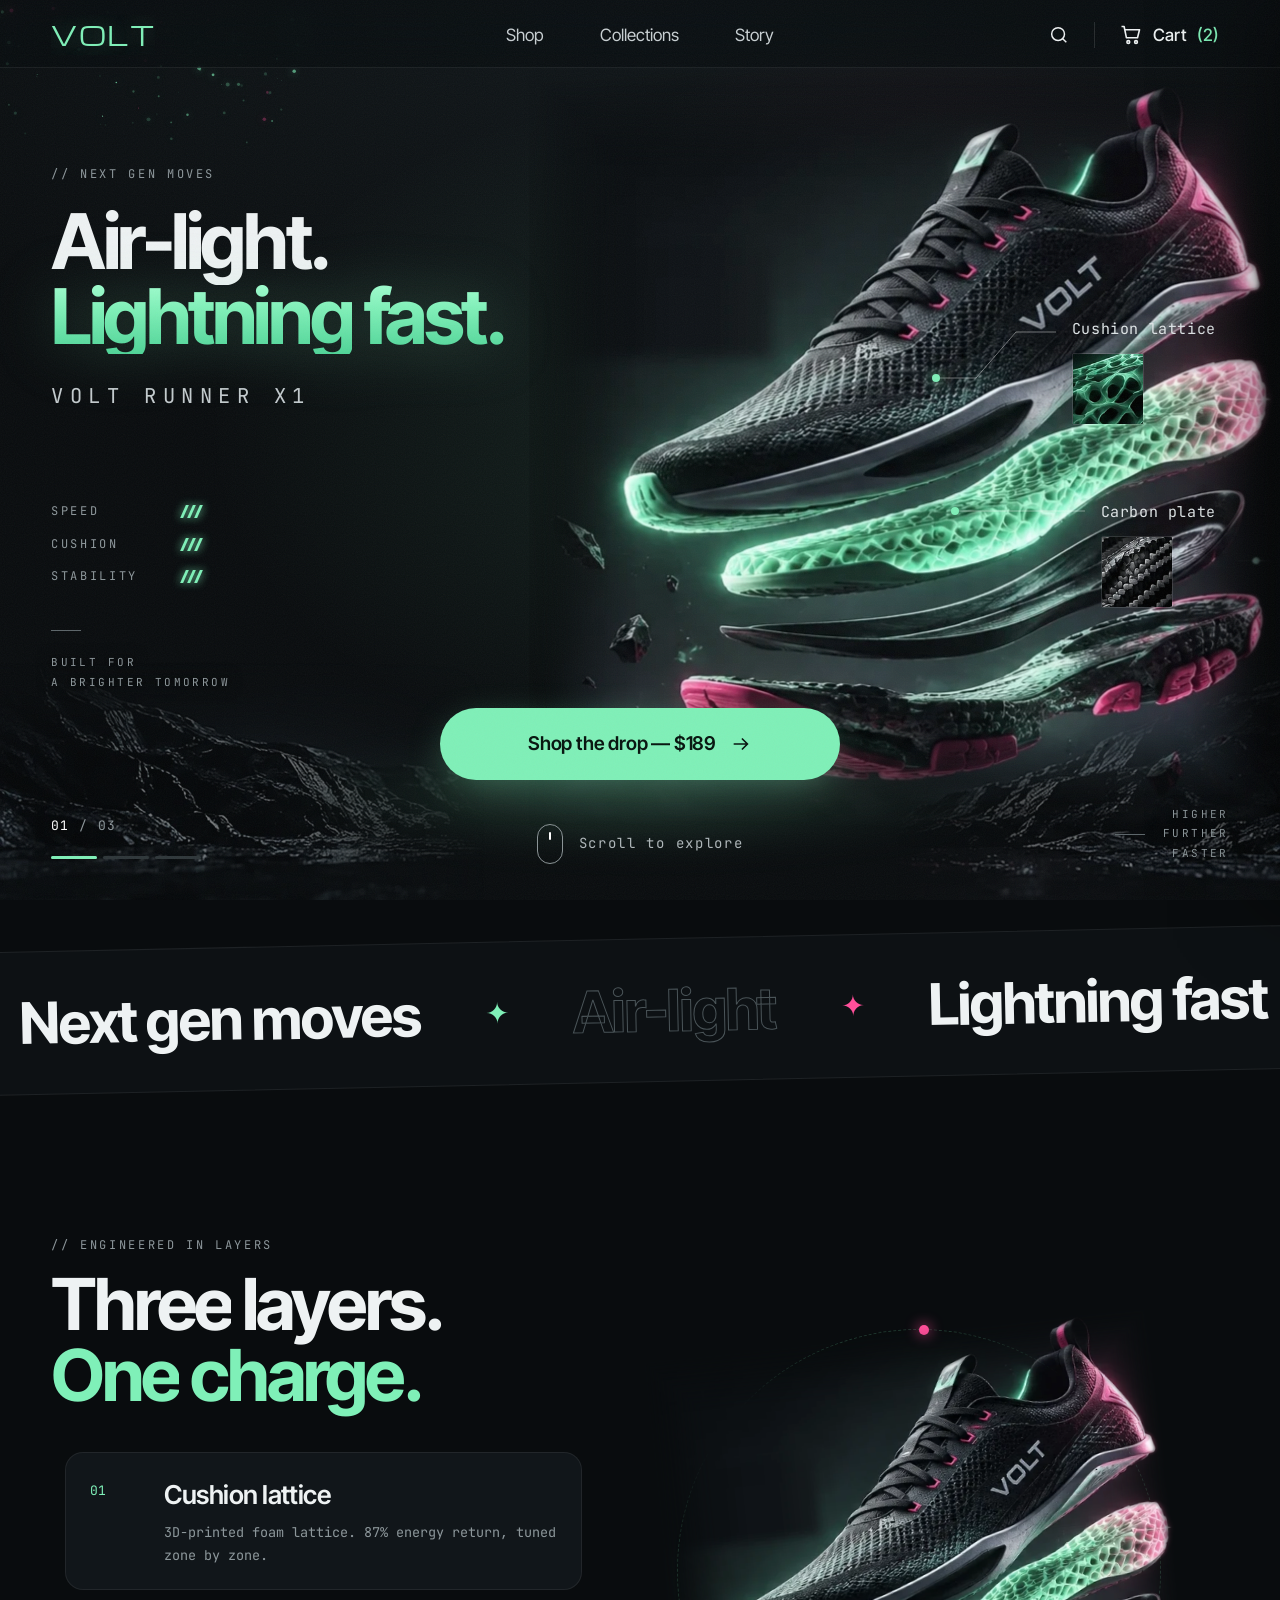
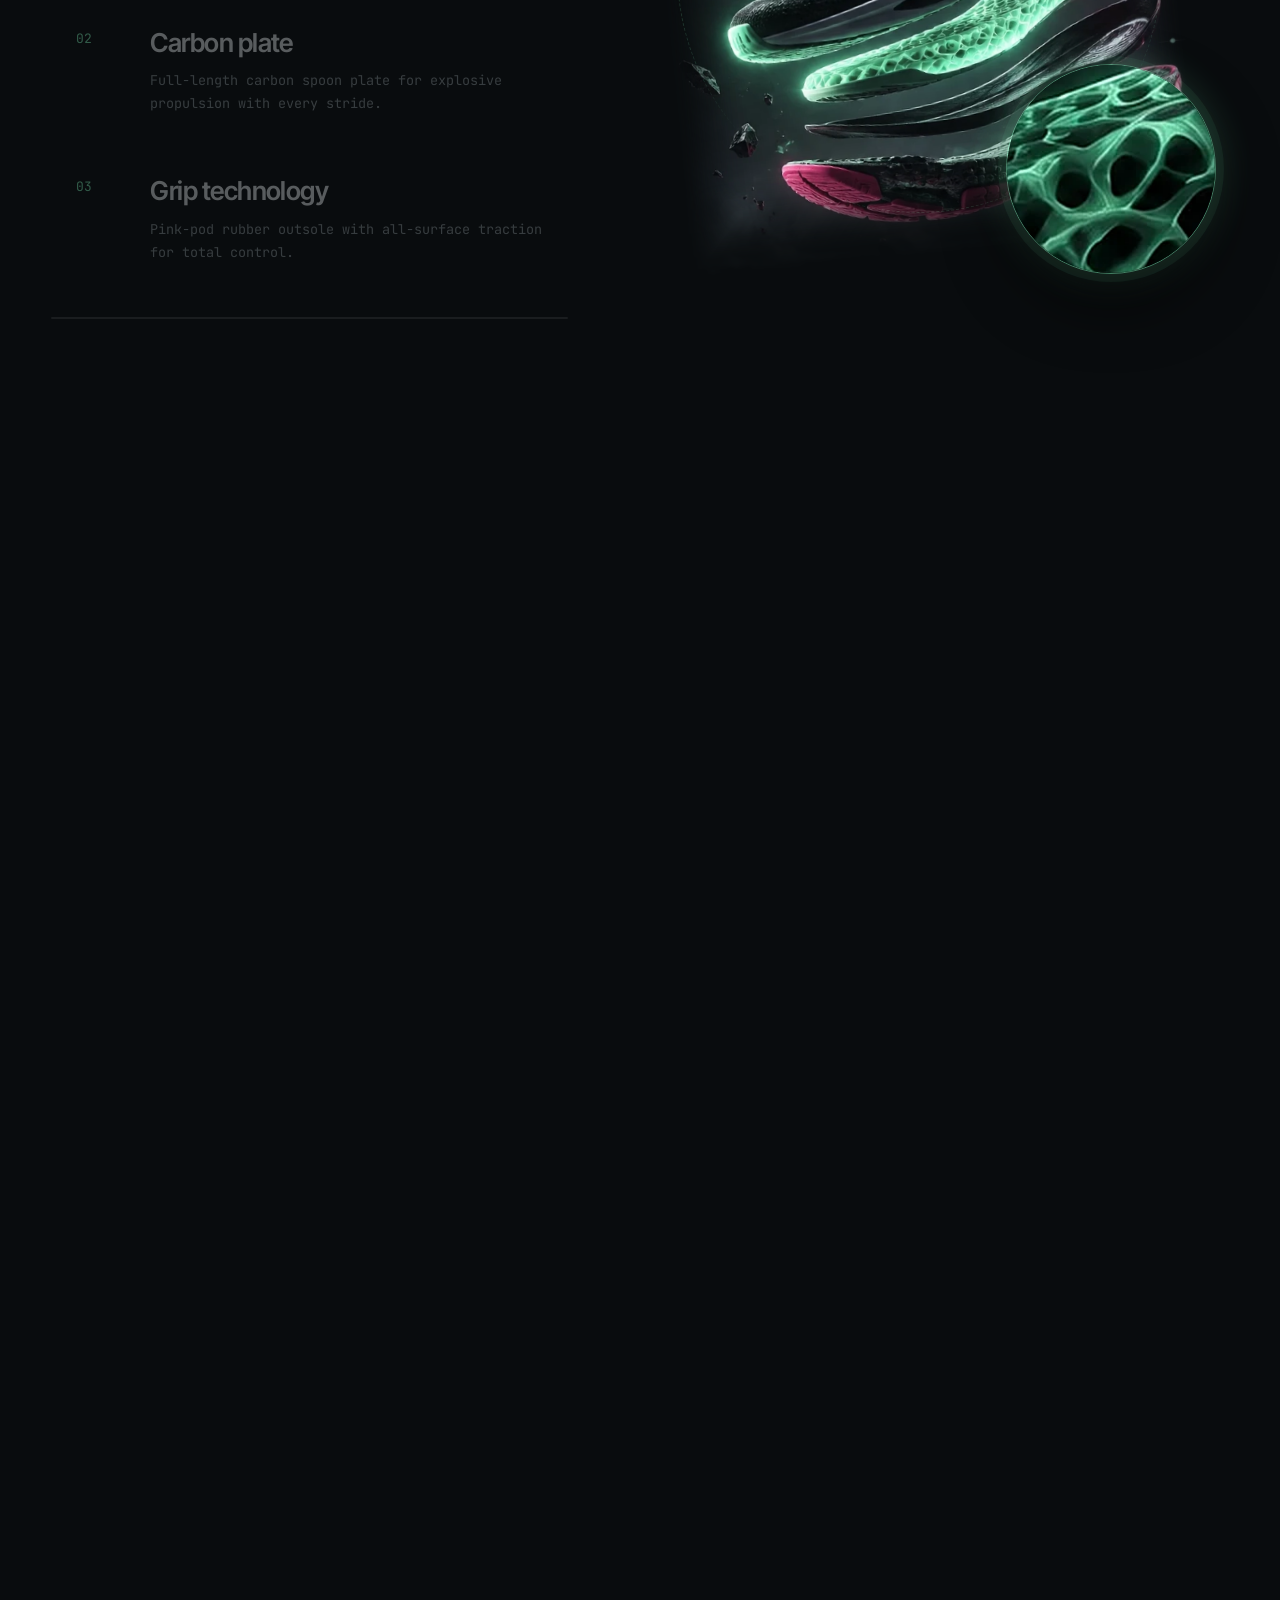
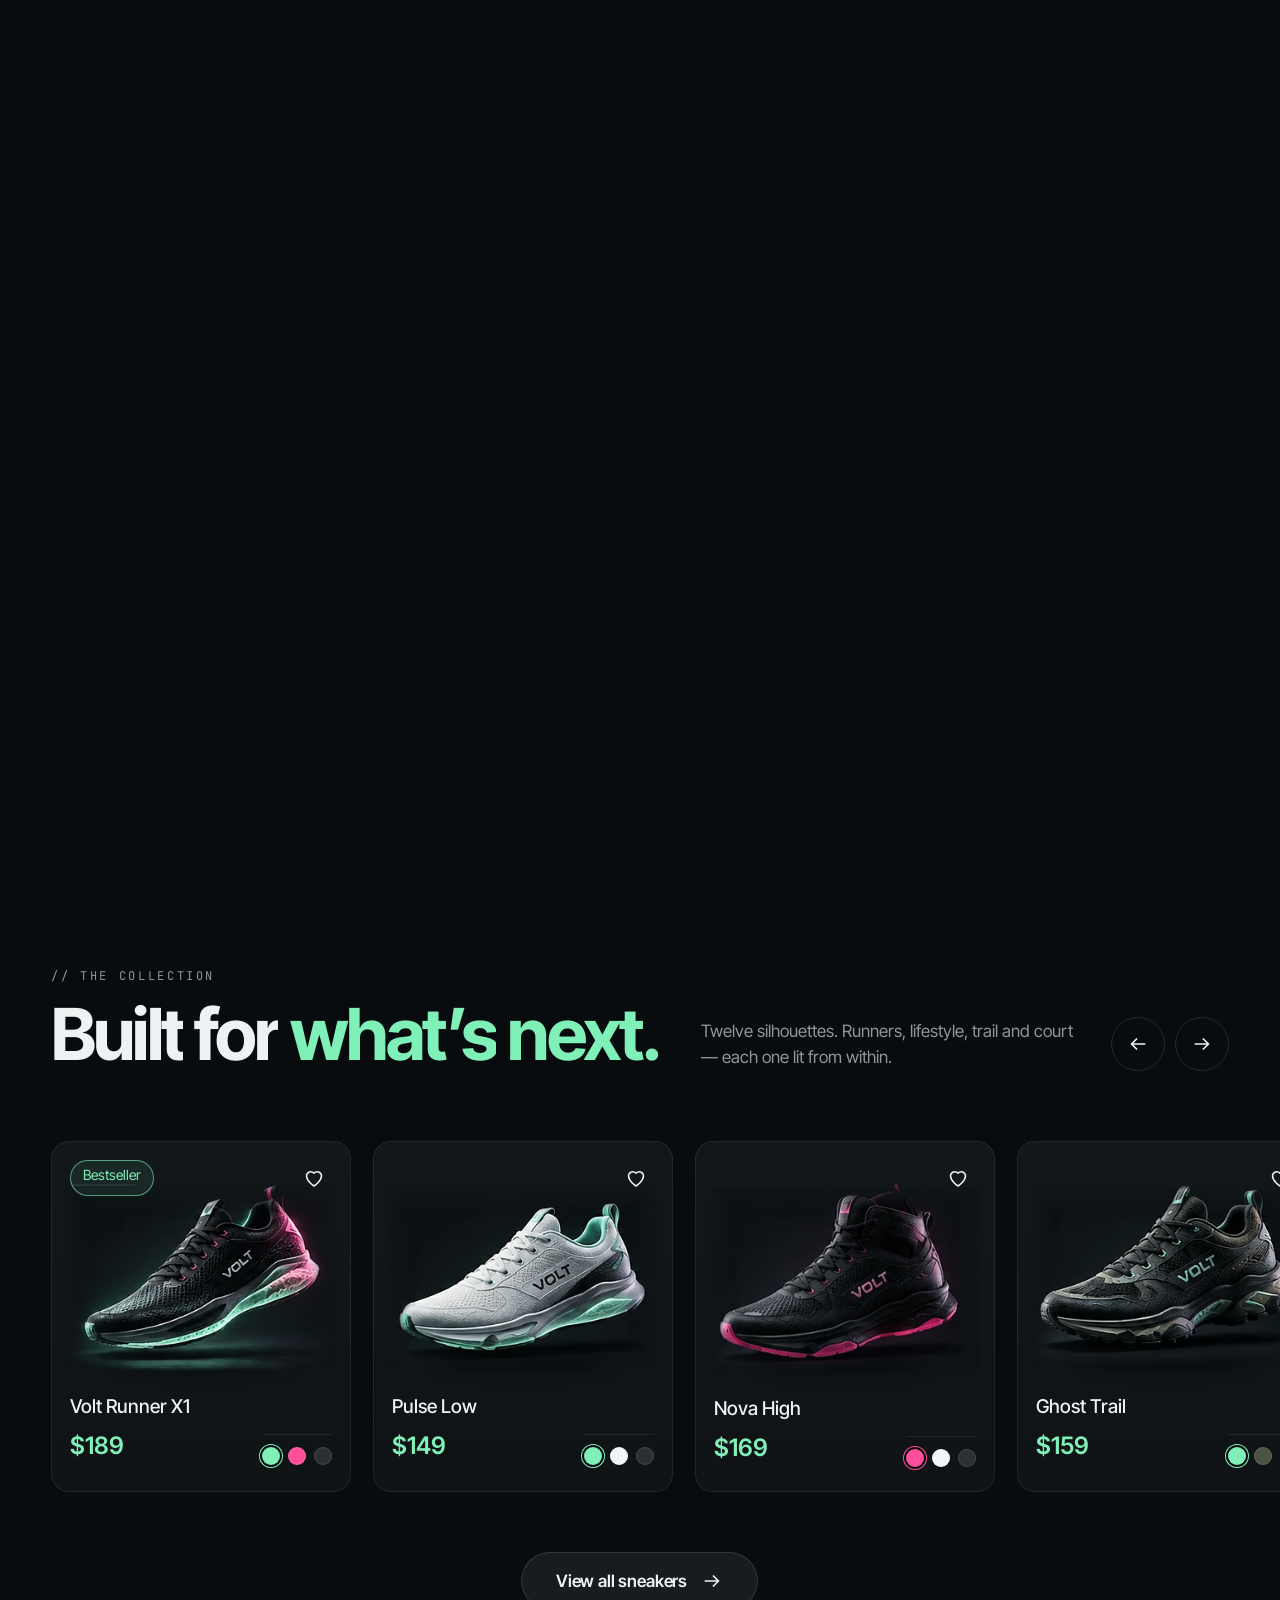
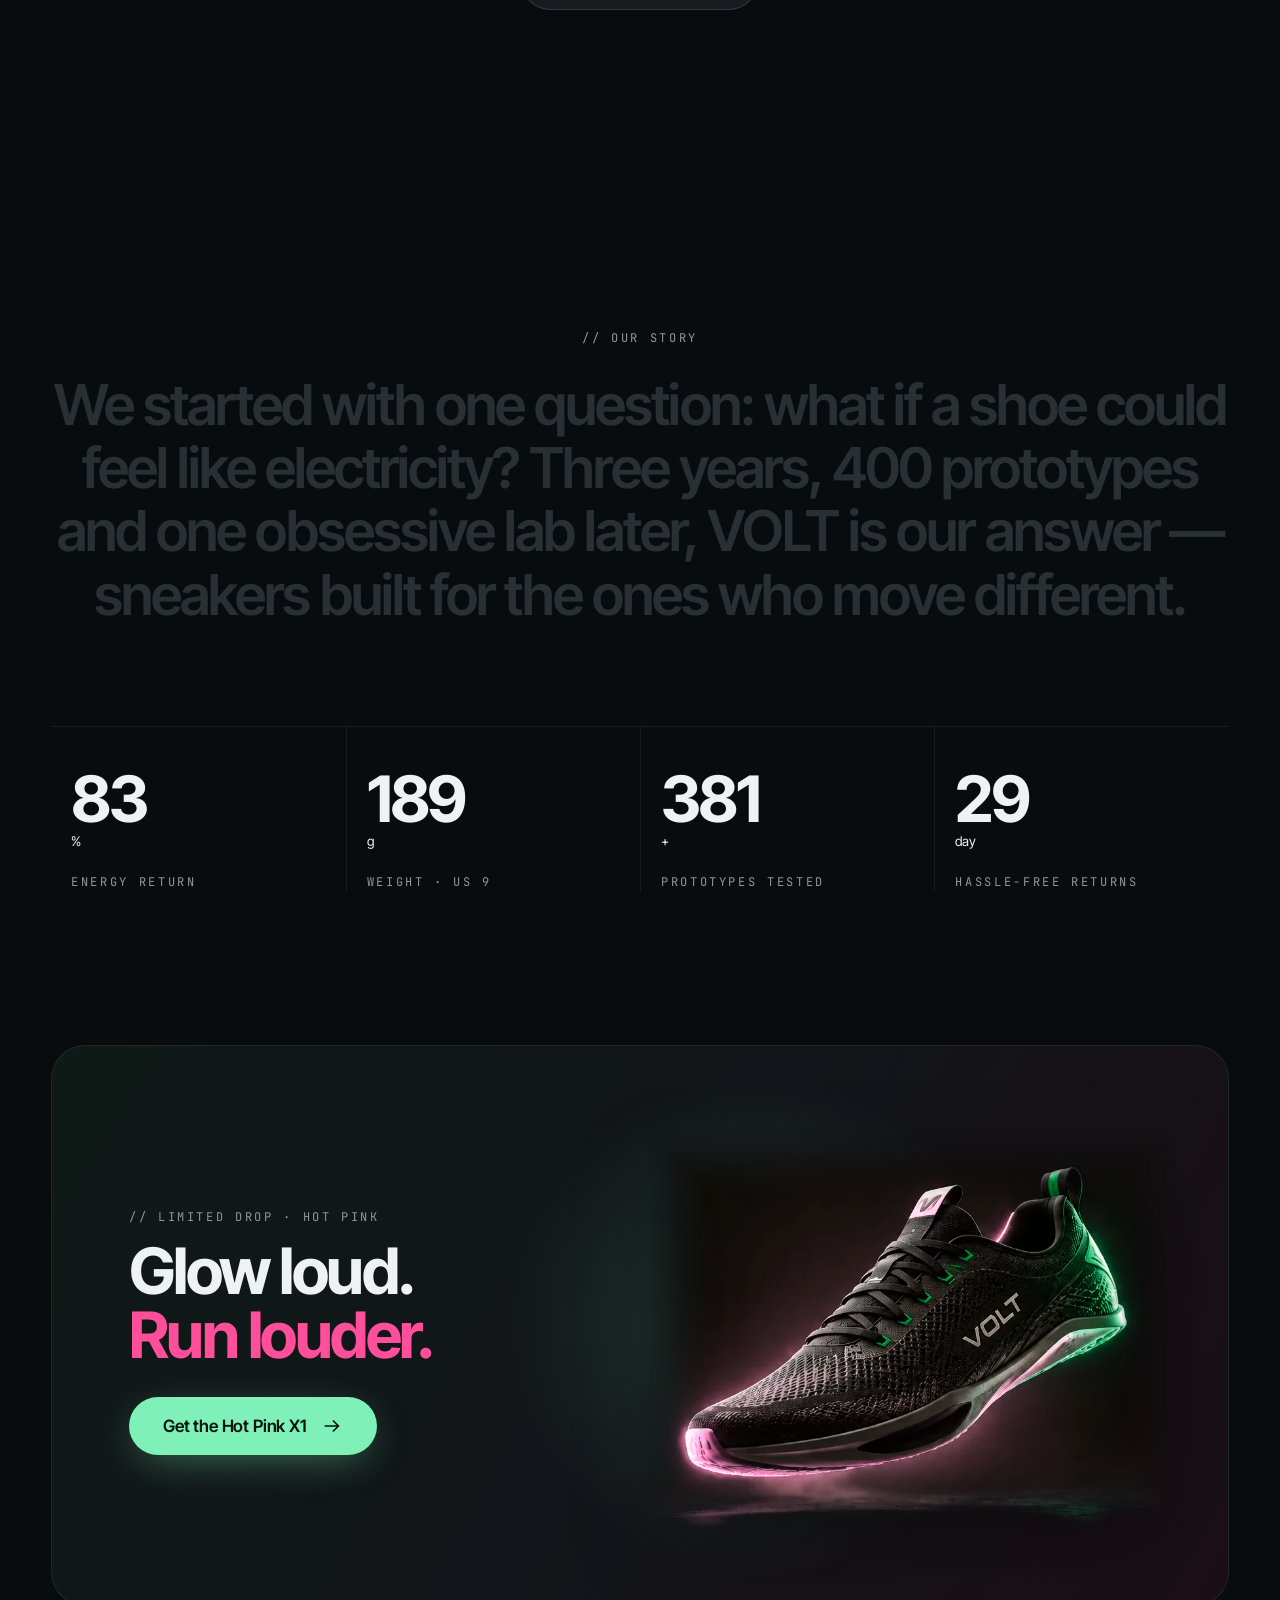
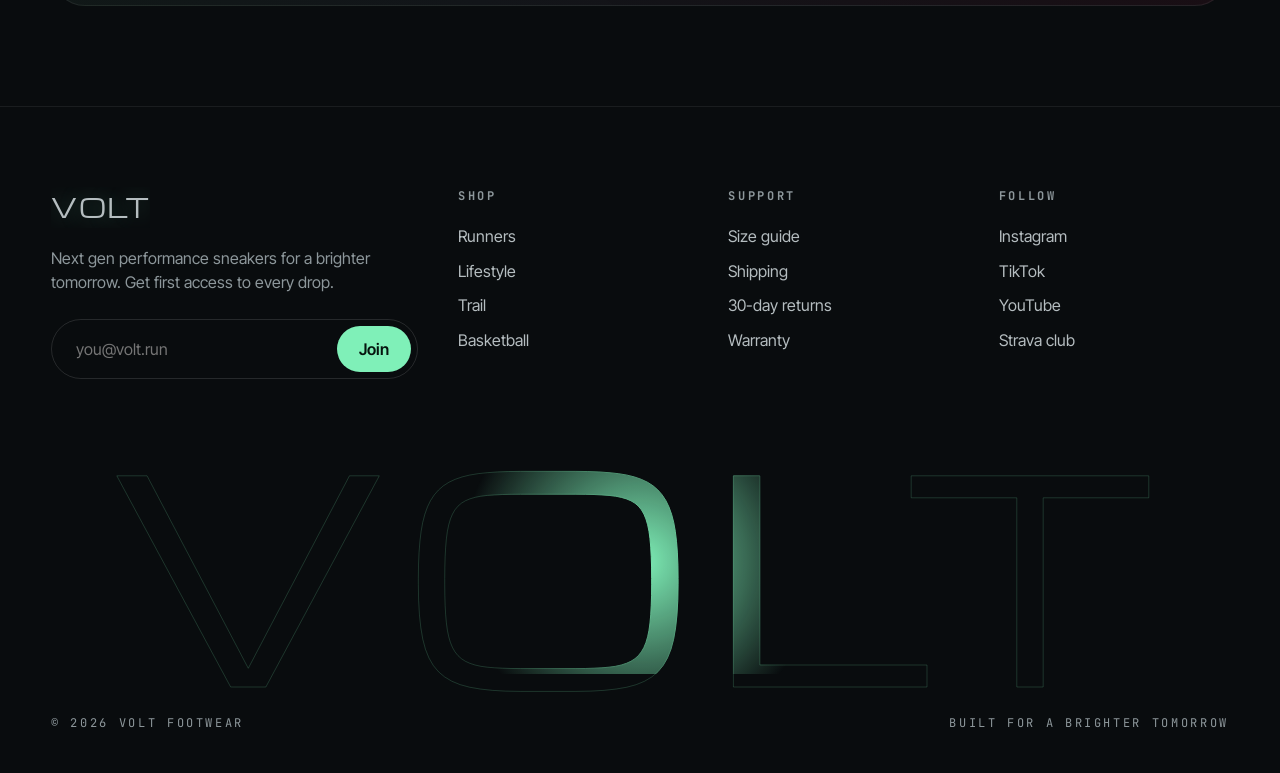
<file: index.html>
<!doctype html>
<html lang="en">
<head>
  <meta charset="utf-8">
  <meta name="viewport" content="width=device-width, initial-scale=1">
  <title>VOLT — Air-light. Lightning fast.</title>
  <meta name="description" content="VOLT Runner X1 — next gen performance sneakers built for a brighter tomorrow.">
  <meta name="theme-color" content="#090c0e">
  <link rel="preconnect" href="https://fonts.googleapis.com">
  <link rel="preconnect" href="https://fonts.gstatic.com" crossorigin>
  <link href="https://fonts.googleapis.com/css2?family=Inter+Tight:wght@400;500;600;700;800&family=JetBrains+Mono:wght@400;500&family=Michroma&display=swap" rel="stylesheet">
  <link rel="preload" as="image" href="assets/img/hero-exploded.webp">
  <link rel="stylesheet" href="css/style.css">
  <script defer src="js/data.js"></script>
  <script defer src="js/app.js"></script>
  <script defer src="js/home.js"></script>
</head>
<body data-page="home">

  <div class="loader" aria-hidden="true">
    <div class="loader__inner">
      <div class="loader__logo">VOLT</div>
      <div class="loader__pct mono">Charging <span data-pct>0</span>%</div>
    </div>
  </div>

  <main>
    <!-- ============ HERO ============ -->
    <section class="hero" data-slide="0" aria-roledescription="carousel" aria-label="Featured drops">
      <div class="hero__bg"></div>
      <canvas class="hero__canvas"></canvas>
      <div class="hero__floor">
        <div class="rocks rocks--l"><img src="assets/img/rocks-left.webp" alt=""></div>
        <div class="rocks rocks--r"><img src="assets/img/rocks-right.webp" alt=""></div>
      </div>

      <div class="container hero__grid">
        <div class="hero__copy">
          <p class="mono hero__eyebrow intro" style="--d:.1s" data-slide-text="eyebrow">// Next gen moves</p>
          <h1 class="hero__title" data-slide-text="title">
            <span class="l1">Air-light.</span><br>
            <span class="l2">Lightning fast.</span>
          </h1>
          <p class="hero__model intro" style="--d:.7s" data-slide-text="model">VOLT RUNNER X1</p>

          <ul class="hero__stats intro" style="--d:.9s">
            <li><span class="mono">Speed</span><span class="bars" data-stat="speed"></span></li>
            <li><span class="mono">Cushion</span><span class="bars" data-stat="cushion"></span></li>
            <li><span class="mono">Stability</span><span class="bars" data-stat="stability"></span></li>
          </ul>
          <div class="hero__tagline intro" style="--d:1.05s">
            <p class="mono">Built for<br>a brighter tomorrow</p>
          </div>
        </div>

        <div class="hero__stage" data-drag>
          <div class="shoe">
            <div class="shoe__float">
              <div class="shoe__img is-active" data-shoe="0"><img src="assets/img/hero-exploded.webp" alt="Volt Runner X1 exploded view: knit upper, cushion lattice midsole, carbon plate and grip outsole"></div>
              <div class="shoe__img shoe__img--product" data-shoe="1"><img src="assets/img/runner-x1.webp" alt="Volt Runner X1 in Hot Pink" style="filter:hue-rotate(180deg) saturate(1.15)"></div>
              <div class="shoe__img shoe__img--product" data-shoe="2"><img src="assets/img/strato-run.webp" alt="Strato Run in Ultra Violet"></div>
            </div>
          </div>

          <a href="product.html?id=volt-runner-x1#tech" class="callout callout--a">
            <svg width="120" height="60" viewBox="0 0 120 60"><path d="M0 60 L40 60 L80 14 L120 14"/><circle cx="0" cy="60" r="4"/></svg>
            <span class="callout__card"><span>Cushion lattice</span><img src="assets/img/tech-cushion.webp" alt=""></span>
          </a>
          <a href="product.html?id=volt-runner-x1#tech" class="callout callout--b">
            <svg width="130" height="20" viewBox="0 0 130 20"><path d="M0 10 L130 10"/><circle cx="0" cy="10" r="4"/></svg>
            <span class="callout__card"><span>Carbon plate</span><img src="assets/img/tech-carbon.webp" alt=""></span>
          </a>
        </div>
      </div>

      <div class="hero__cta intro" style="--d:1.2s">
        <a href="product.html?id=volt-runner-x1" class="btn btn--mint btn--lg" data-magnetic data-hero-cta>
          <span>Shop the drop — <span class="price-swap"><span>$189</span></span></span>
          <svg viewBox="0 0 24 24" fill="none" stroke="currentColor" stroke-width="1.8"><path d="M4 12h15m-6-6 6 6-6 6"/></svg>
        </a>
      </div>

      <div class="container hero__foot">
        <div class="slider-nav intro" style="--d:1.3s">
          <div class="slider-nav__count"><b data-count>01</b> / 03</div>
          <div class="slider-nav__bars">
            <button aria-label="Slide 1" class="is-active"><i></i></button>
            <button aria-label="Slide 2"><i></i></button>
            <button aria-label="Slide 3"><i></i></button>
          </div>
        </div>
        <a href="#tech" class="scroll-hint intro" style="--d:1.4s"><span class="mouse"></span>Scroll to explore</a>
        <div class="hero__motto intro" style="--d:1.5s"><p class="mono">Higher<br>Further<br>Faster</p></div>
      </div>
    </section>

    <!-- ============ MARQUEE ============ -->
    <div class="marquee" aria-hidden="true">
      <div class="marquee__track">
        <span>Next gen moves</span><span>Air-light</span><span>Lightning fast</span><span>Built for tomorrow</span>
        <span>Next gen moves</span><span>Air-light</span><span>Lightning fast</span><span>Built for tomorrow</span>
      </div>
    </div>

    <!-- ============ TECH (sticky scroll) ============ -->
    <section class="tech" id="tech" data-step="0">
      <div class="container tech__sticky">
        <div>
          <p class="mono" data-reveal>// Engineered in layers</p>
          <h2 class="section-title" data-split>Three layers. <span class="mint">One charge.</span></h2>
          <ol class="tech__list">
            <li class="tech__item is-active" data-step="0">
              <span class="num">01</span>
              <div><h3>Cushion lattice</h3><p>3D-printed foam lattice. 87% energy return, tuned zone by zone.</p></div>
            </li>
            <li class="tech__item" data-step="1">
              <span class="num">02</span>
              <div><h3>Carbon plate</h3><p>Full-length carbon spoon plate for explosive propulsion with every stride.</p></div>
            </li>
            <li class="tech__item" data-step="2">
              <span class="num">03</span>
              <div><h3>Grip technology</h3><p>Pink-pod rubber outsole with all-surface traction for total control.</p></div>
            </li>
          </ol>
          <div class="tech__progress"><i></i></div>
        </div>
        <div class="tech__visual">
          <div class="tech__glow"></div>
          <div class="tech__ring"></div>
          <img class="tech__shoe" src="assets/img/hero-exploded.webp" alt="" loading="lazy">
          <div class="tech__lens">
            <img class="is-active" src="assets/img/tech-cushion.webp" alt="Cushion lattice close-up" loading="lazy">
            <img src="assets/img/tech-carbon.webp" alt="Carbon plate close-up" loading="lazy">
            <img src="assets/img/tech-grip.webp" alt="Grip outsole close-up" loading="lazy">
          </div>
        </div>
      </div>
    </section>

    <!-- ============ COLLECTIONS ============ -->
    <section class="section" id="collections">
      <div class="container section-head">
        <div>
          <p class="mono" data-reveal>// The collection</p>
          <h2 class="section-title" data-split>Built for <span class="mint">what’s next.</span></h2>
        </div>
        <div style="display:flex;align-items:center;gap:30px;flex-wrap:wrap" data-reveal>
          <p class="section-sub">Twelve silhouettes. Runners, lifestyle, trail and court — each one lit from within.</p>
          <div class="rail-controls">
            <button data-rail="-1" aria-label="Previous"><svg viewBox="0 0 24 24" fill="none" stroke="currentColor" stroke-width="1.8"><path d="M20 12H5m6-6-6 6 6 6"/></svg></button>
            <button data-rail="1" aria-label="Next"><svg viewBox="0 0 24 24" fill="none" stroke="currentColor" stroke-width="1.8"><path d="M4 12h15m-6-6 6 6-6 6"/></svg></button>
          </div>
        </div>
      </div>
      <div class="rail" data-rail-track data-reveal></div>
      <div class="container" style="text-align:center;margin-top:30px" data-reveal>
        <a href="shop.html" class="btn btn--ghost" data-magnetic>View all sneakers <svg viewBox="0 0 24 24" fill="none" stroke="currentColor" stroke-width="1.8"><path d="M4 12h15m-6-6 6 6-6 6"/></svg></a>
      </div>
    </section>

    <!-- ============ STORY ============ -->
    <section class="section story" id="story">
      <div class="container">
        <p class="mono" data-reveal>// Our story</p>
        <p class="story__text" data-story>
          We started with one question: what if a shoe could feel like <span class="hl">electricity</span>?
          Three years, <span class="hl-p">400 prototypes</span> and one obsessive lab later, VOLT is our answer —
          sneakers built for the ones who <span class="hl">move different</span>.
        </p>
        <div class="stats">
          <div class="stat" data-reveal style="--d:0s"><strong data-count-to="87">0</strong><sup>%</sup><span class="mono">Energy return</span></div>
          <div class="stat" data-reveal style="--d:.1s"><strong data-count-to="198">0</strong><sup>g</sup><span class="mono">Weight · US 9</span></div>
          <div class="stat" data-reveal style="--d:.2s"><strong data-count-to="400">0</strong><sup>+</sup><span class="mono">Prototypes tested</span></div>
          <div class="stat" data-reveal style="--d:.3s"><strong data-count-to="30">0</strong><sup>day</sup><span class="mono">Hassle-free returns</span></div>
        </div>
      </div>
    </section>

    <!-- ============ CTA ============ -->
    <section class="container" style="padding-bottom:40px">
      <div class="cta-band" data-reveal="scale">
        <div style="position:relative">
          <p class="mono">// Limited drop · Hot Pink</p>
          <h2>Glow loud.<br><span class="pink">Run louder.</span></h2>
          <a href="product.html?id=volt-runner-x1&color=pink" class="btn btn--mint" data-magnetic>Get the Hot Pink X1 <svg viewBox="0 0 24 24" fill="none" stroke="currentColor" stroke-width="1.8"><path d="M4 12h15m-6-6 6 6-6 6"/></svg></a>
        </div>
        <div class="cta-band__img"><img src="assets/img/runner-x1.webp" alt="Volt Runner X1 in Hot Pink" loading="lazy"></div>
      </div>
    </section>
  </main>

  <footer id="site-footer"></footer>
</body>
</html>
</file>
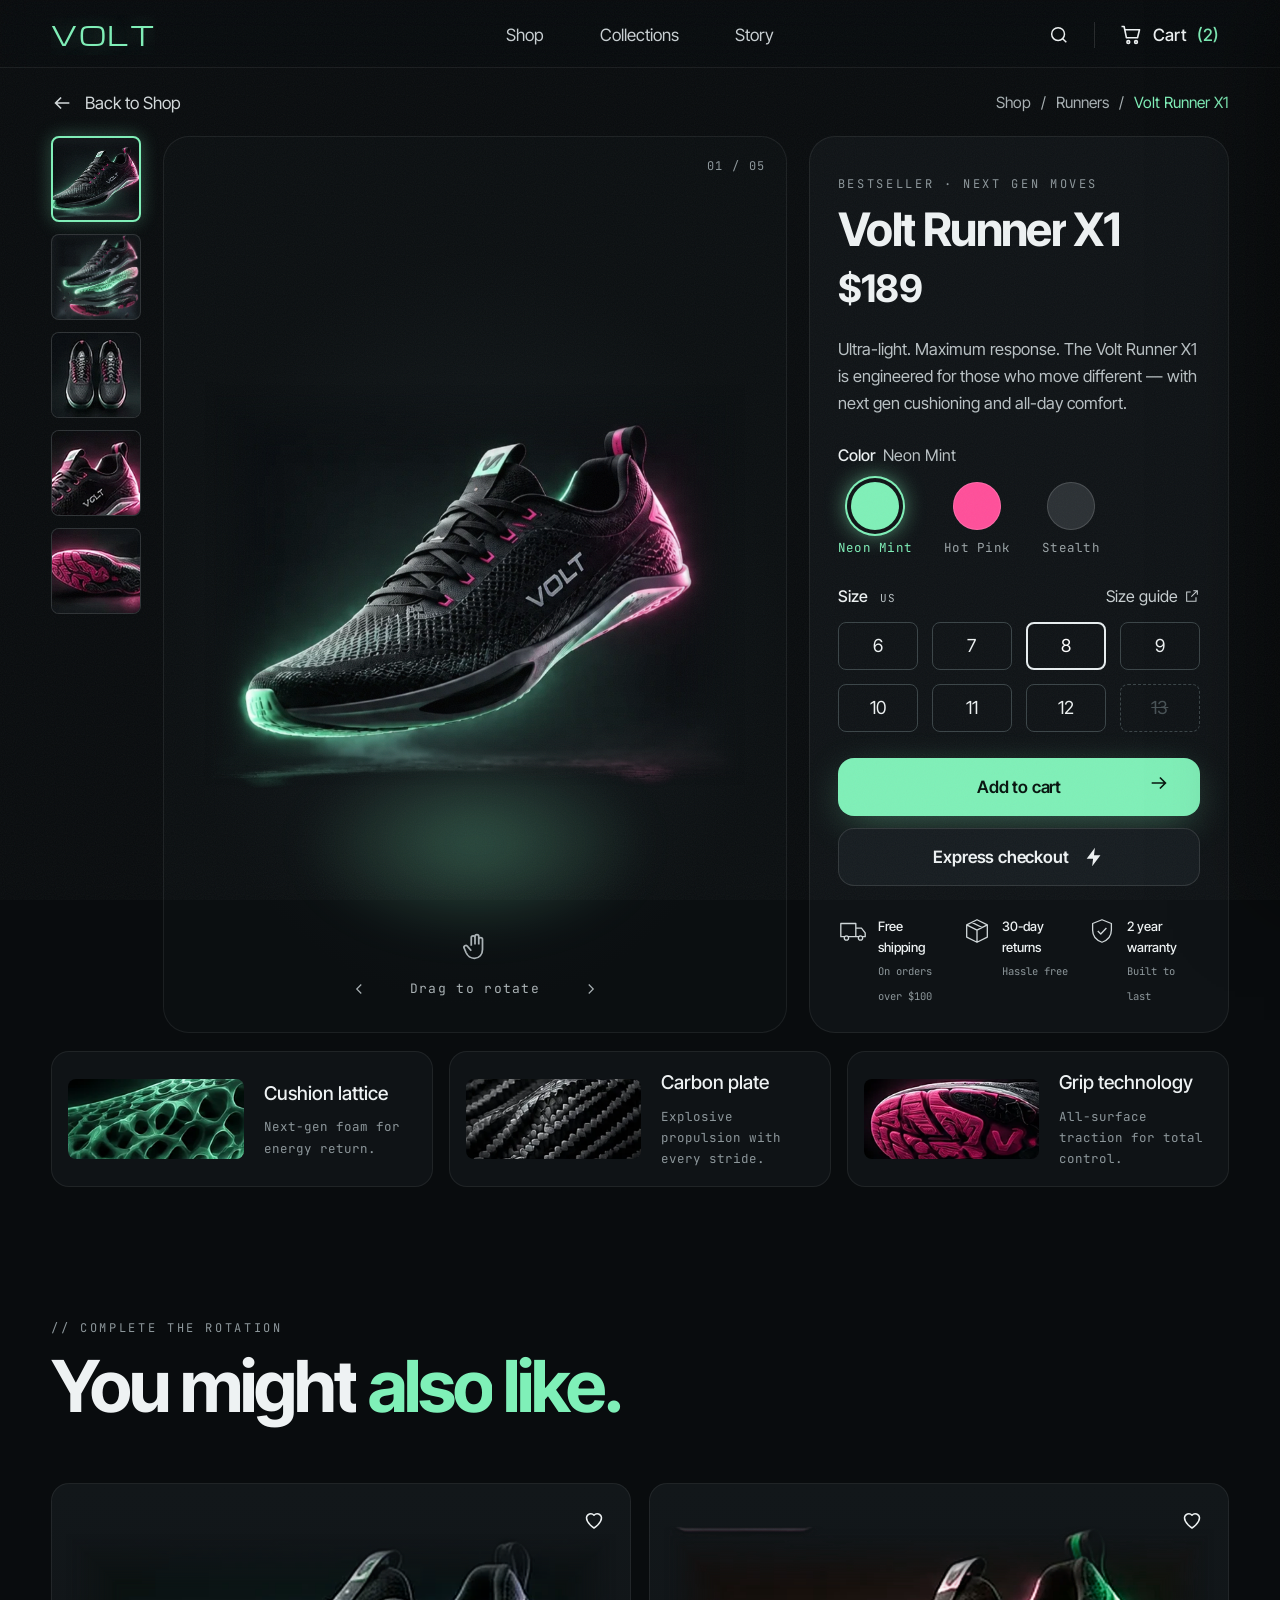
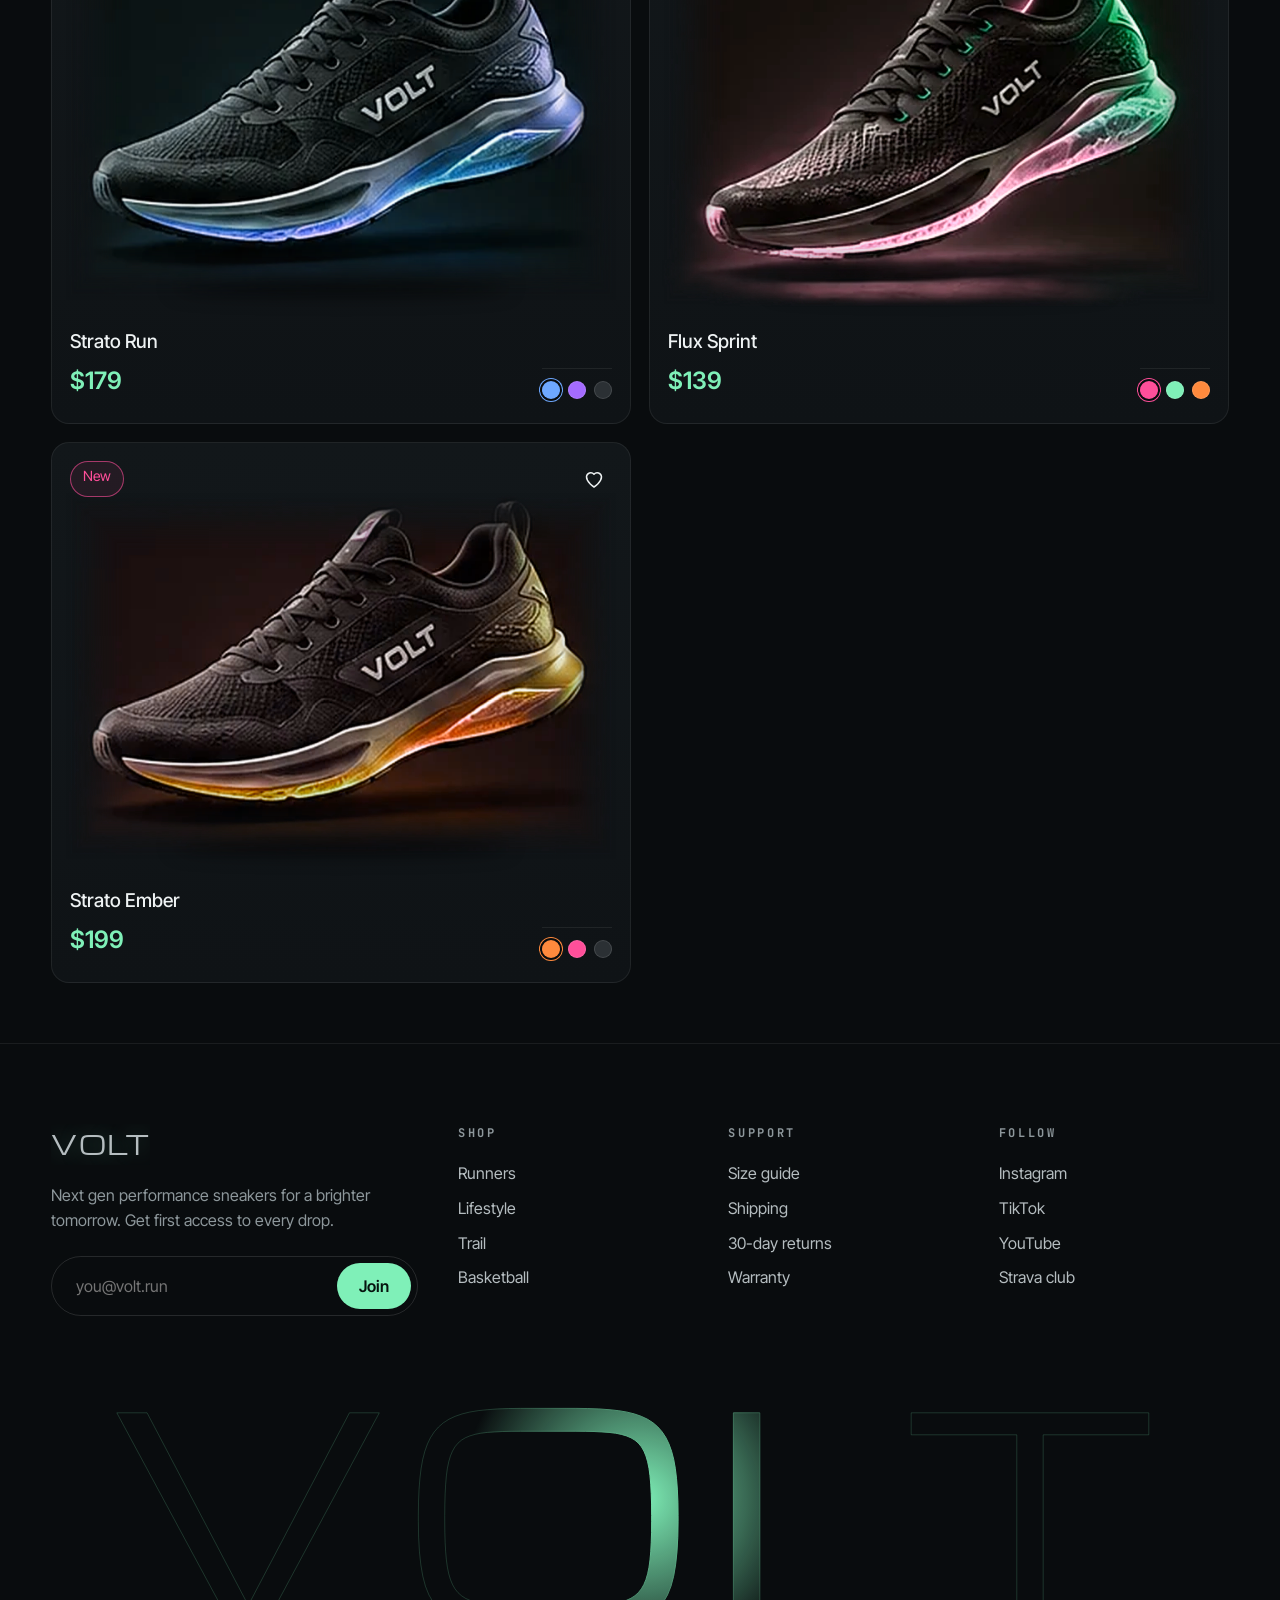
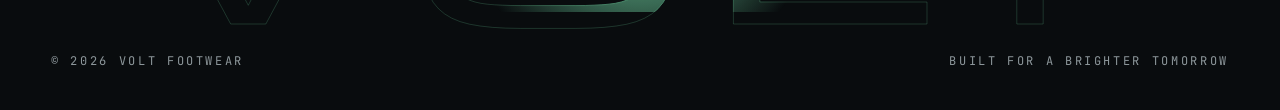
<file: product.html>
<!doctype html>
<html lang="en">
<head>
  <meta charset="utf-8">
  <meta name="viewport" content="width=device-width, initial-scale=1">
  <meta name="theme-color" content="#090c0e">
  <link rel="preconnect" href="https://fonts.googleapis.com">
  <link rel="preconnect" href="https://fonts.gstatic.com" crossorigin>
  <link href="https://fonts.googleapis.com/css2?family=Inter+Tight:wght@400;500;600;700;800&family=JetBrains+Mono:wght@400;500&family=Michroma&display=swap" rel="stylesheet">
  <link rel="stylesheet" href="css/style.css">
  <script defer src="js/data.js"></script>
  <script defer src="js/app.js"></script>
  <script defer src="js/product.js"></script>
  <title>Volt Runner X1 — VOLT</title>
  <meta name="description" content="Ultra-light. Maximum response. Next gen cushioning and all-day comfort.">
</head>
<body data-page="product">
  <main class="container pdp">
    <div class="pdp__bar">
      <a href="shop.html" class="back"><svg viewBox="0 0 24 24" fill="none" stroke="currentColor" stroke-width="1.8"><path d="M20 12H5m6-6-6 6 6 6"/></svg>Back to Shop</a>
      <nav class="crumbs" aria-label="Breadcrumb"></nav>
    </div>

    <div class="pdp__main">
      <div class="thumbs" role="tablist" aria-label="Product images"></div>

      <div class="viewer" data-drag>
        <div class="viewer__glow"></div>
        <div class="viewer__stage"></div>
        <span class="viewer__zoom" data-frame>01 / 05</span>
        <div class="viewer__hint">
          <svg viewBox="0 0 24 24" fill="none" stroke="currentColor" stroke-width="1.4" stroke-linejoin="round"><path d="M9 11V4.5a1.5 1.5 0 0 1 3 0V10m0-.5V3.5a1.5 1.5 0 0 1 3 0V10m0-4a1.5 1.5 0 0 1 3 0v8c0 4-2.5 7-6.5 7S6 19 4.8 16.4L3.4 13a1.5 1.5 0 0 1 2.6-1.5L9 15"/></svg>
          <div class="viewer__nav">
            <button data-step="-1" aria-label="Previous image"><svg viewBox="0 0 24 24" fill="none" stroke="currentColor" stroke-width="1.6"><path d="m15 6-6 6 6 6"/></svg></button>
            <span>Drag to rotate</span>
            <button data-step="1" aria-label="Next image"><svg viewBox="0 0 24 24" fill="none" stroke="currentColor" stroke-width="1.6"><path d="m9 6 6 6-6 6"/></svg></button>
          </div>
        </div>
      </div>

      <section class="buybox" data-reveal="right"></section>
    </div>

    <section class="features" id="tech">
      <article class="feature" data-reveal style="--d:0s">
        <div class="feature__img"><img src="assets/img/tech-cushion.webp" alt="Cushion lattice close-up" loading="lazy"></div>
        <div><h3>Cushion lattice</h3><p>Next-gen foam for energy return.</p></div>
      </article>
      <article class="feature" data-reveal style="--d:.1s">
        <div class="feature__img"><img src="assets/img/tech-carbon.webp" alt="Carbon plate close-up" loading="lazy"></div>
        <div><h3>Carbon plate</h3><p>Explosive propulsion with every stride.</p></div>
      </article>
      <article class="feature" data-reveal style="--d:.2s">
        <div class="feature__img"><img src="assets/img/tech-grip.webp" alt="Grip outsole close-up" loading="lazy"></div>
        <div><h3>Grip technology</h3><p>All-surface traction for total control.</p></div>
      </article>
    </section>

    <section class="related">
      <div class="section-head">
        <div>
          <p class="mono" data-reveal>// Complete the rotation</p>
          <h2 class="section-title" data-split>You might <span class="mint">also like.</span></h2>
        </div>
      </div>
      <div class="grid" data-related></div>
    </section>
  </main>
  <footer id="site-footer"></footer>
</body>
</html>
</file>
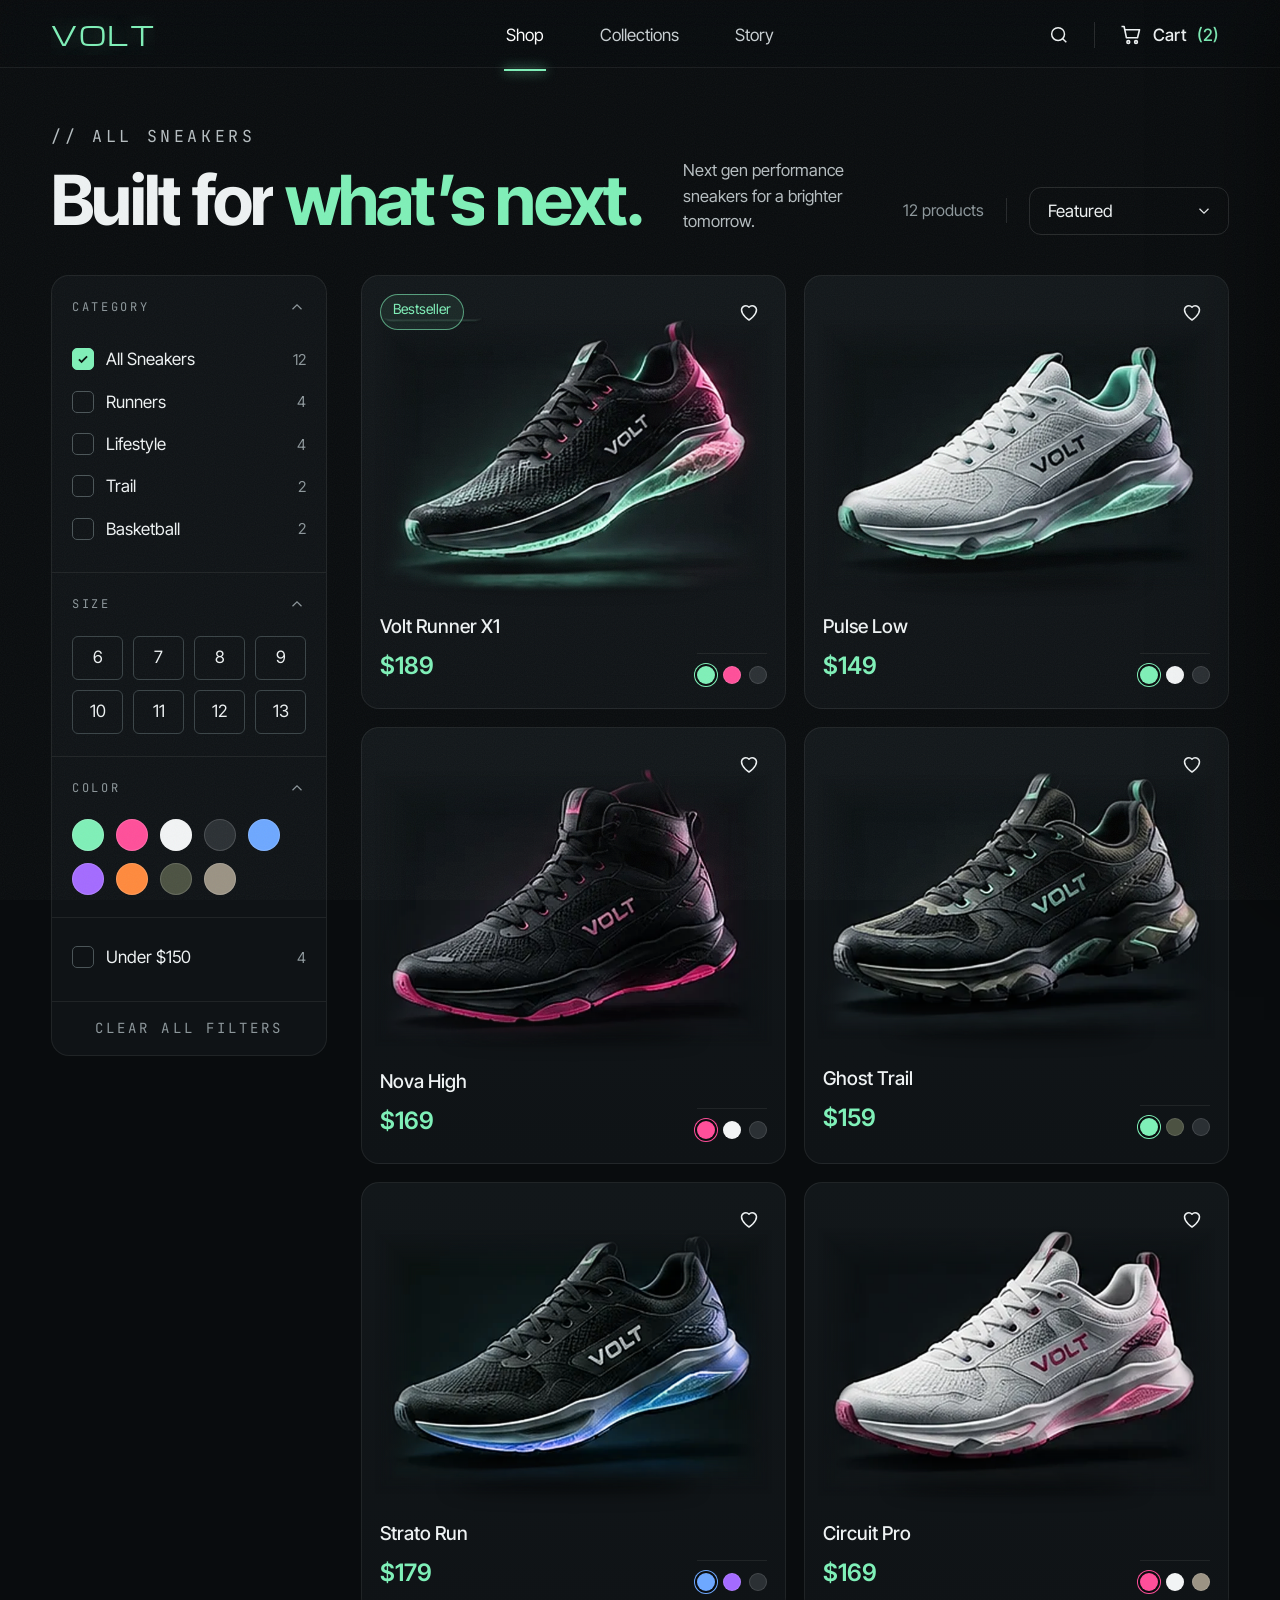
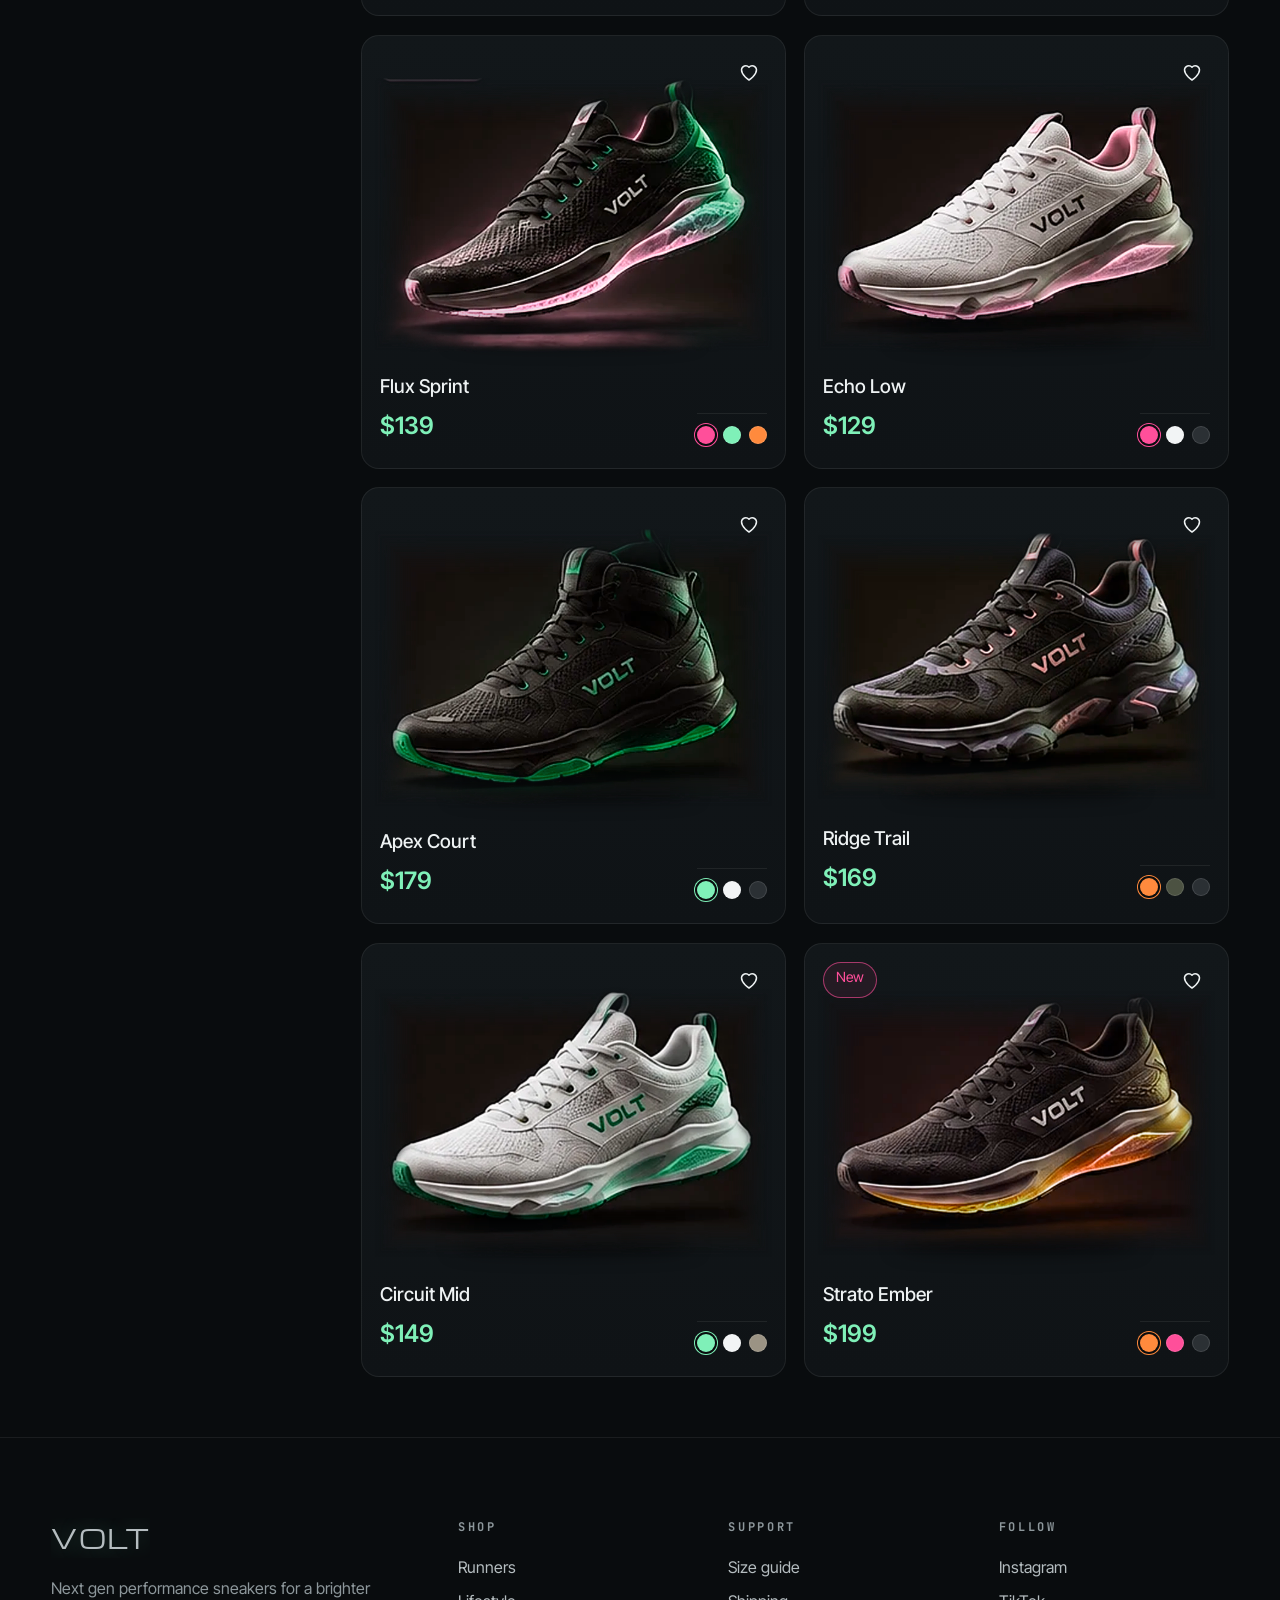
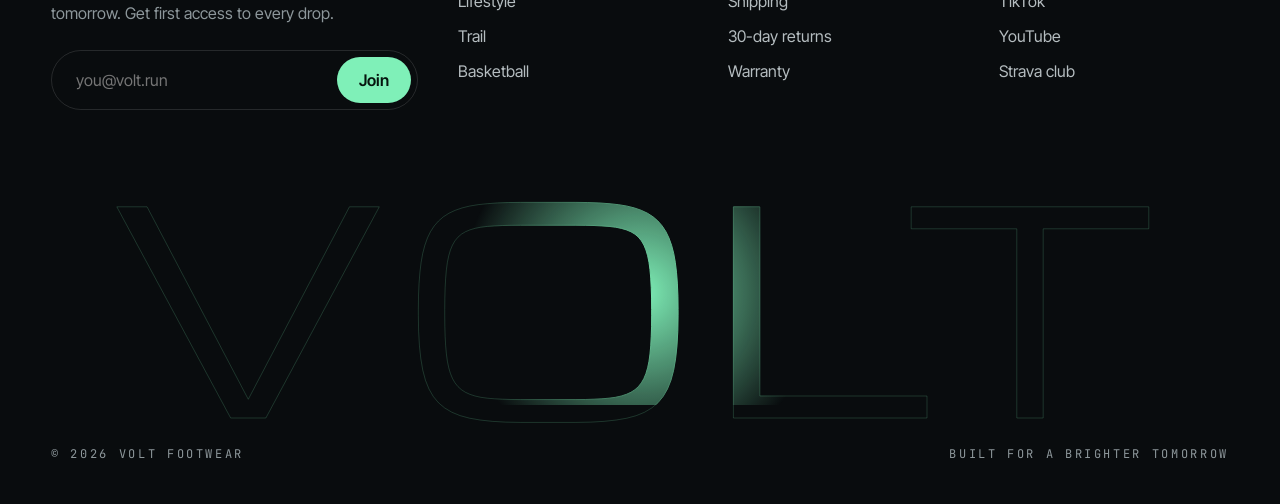
<file: shop.html>
<!doctype html>
<html lang="en">
<head>
  <meta charset="utf-8">
  <meta name="viewport" content="width=device-width, initial-scale=1">
  <meta name="theme-color" content="#090c0e">
  <link rel="preconnect" href="https://fonts.googleapis.com">
  <link rel="preconnect" href="https://fonts.gstatic.com" crossorigin>
  <link href="https://fonts.googleapis.com/css2?family=Inter+Tight:wght@400;500;600;700;800&family=JetBrains+Mono:wght@400;500&family=Michroma&display=swap" rel="stylesheet">
  <link rel="stylesheet" href="css/style.css">
  <script defer src="js/data.js"></script>
  <script defer src="js/app.js"></script>
  <script defer src="js/shop.js"></script>
  <title>Shop all sneakers — VOLT</title>
  <meta name="description" content="Next gen performance sneakers for a brighter tomorrow. Runners, lifestyle, trail and basketball.">
</head>
<body data-page="shop">
  <main class="container">
    <header class="shop-head">
      <div>
        <p class="mono" data-reveal>// All sneakers</p>
        <h1 data-split>Built for <span class="mint">what’s next.</span></h1>
      </div>
      <p data-reveal style="--d:.2s">Next gen performance sneakers for a brighter tomorrow.</p>
      <div class="shop-tools" data-reveal style="--d:.3s">
        <button class="btn btn--ghost filter-toggle" data-filters-open style="--h:48px;padding:0 20px;font-size:16px">Filters</button>
        <span class="count" data-count>12 products</span>
        <label class="select">
          <span class="sr-only">Sort by</span>
          <select data-sort>
            <option value="featured">Featured</option>
            <option value="price-asc">Price: low to high</option>
            <option value="price-desc">Price: high to low</option>
            <option value="name">Name A–Z</option>
          </select>
          <svg viewBox="0 0 24 24" fill="none" stroke="currentColor" stroke-width="1.6"><path d="m6 9 6 6 6-6"/></svg>
        </label>
      </div>
    </header>

    <div class="shop-layout">
      <aside class="filters" aria-label="Filters"></aside>
      <section class="grid" aria-live="polite"></section>
    </div>
  </main>
  <div class="drawer-scrim" data-filters-close style="z-index:84"></div>
  <footer id="site-footer"></footer>
</body>
</html>
</file>
<file: css/style.css>
/* ==========================================================================
   VOLT — next gen sneakers
   ========================================================================== */

:root {
  --bg: #090c0e;
  --bg-2: #0d1114;
  --surface: #11161a;
  --surface-2: #161c20;
  --line: rgba(255, 255, 255, 0.07);
  --line-2: rgba(255, 255, 255, 0.12);
  --text: #eef2f3;
  --muted: #8d979b;
  --dim: #5c6569;
  --mint: #7ff0b8;
  --mint-2: #5fdc9e;
  --mint-glow: rgba(127, 240, 184, 0.45);
  --pink: #ff4f9a;
  --pink-glow: rgba(255, 79, 154, 0.45);
  --radius: 18px;
  --radius-lg: 26px;
  --header-h: 68px;
  --gutter: clamp(16px, 4vw, 60px);
  --ease: cubic-bezier(0.22, 1, 0.36, 1);
  --ease-in-out: cubic-bezier(0.65, 0, 0.35, 1);
  --font: 'Inter Tight', 'Inter', system-ui, -apple-system, 'Segoe UI', sans-serif;
  --mono: 'JetBrains Mono', ui-monospace, 'SFMono-Regular', Menlo, monospace;
  --logo: 'Michroma', var(--font);
  color-scheme: dark;
}

*,
*::before,
*::after { box-sizing: border-box; }

html { -webkit-text-size-adjust: 100%; }

body {
  margin: 0;
  background: var(--bg);
  color: var(--text);
  font-family: var(--font);
  font-size: 16px;
  line-height: 1.55;
  -webkit-font-smoothing: antialiased;
  overflow-x: hidden;
}

body.is-locked { overflow: hidden; }

img { display: block; max-width: 100%; }
a { color: inherit; text-decoration: none; }
button { font: inherit; color: inherit; background: none; border: 0; cursor: pointer; padding: 0; }
input, select { font: inherit; color: inherit; }
::selection { background: var(--mint); color: #062015; }

:focus-visible { outline: 2px solid var(--mint); outline-offset: 3px; border-radius: 6px; }

.sr-only {
  position: absolute; width: 1px; height: 1px; padding: 0; margin: -1px;
  overflow: hidden; clip: rect(0 0 0 0); white-space: nowrap; border: 0;
}

.mono { font-family: var(--mono); letter-spacing: 0.22em; text-transform: uppercase; font-size: 12px; color: var(--muted); }
.mint { color: var(--mint); }
.pink { color: var(--pink); }
.container { width: 100%; max-width: 1440px; margin: 0 auto; padding: 0 var(--gutter); }

/* Grain overlay keeps the big dark areas from banding */
body::after {
  content: '';
  position: fixed; inset: 0;
  pointer-events: none;
  z-index: 1000;
  opacity: 0.05;
  background-image: url("data:image/svg+xml,%3Csvg xmlns='http://www.w3.org/2000/svg' width='160' height='160'%3E%3Cfilter id='n'%3E%3CfeTurbulence type='fractalNoise' baseFrequency='0.9' numOctaves='2' stitchTiles='stitch'/%3E%3C/filter%3E%3Crect width='100%25' height='100%25' filter='url(%23n)'/%3E%3C/svg%3E");
}

/* ---------- Buttons ---------- */

.btn {
  --h: 58px;
  position: relative;
  display: inline-flex;
  align-items: center;
  justify-content: center;
  gap: 14px;
  height: var(--h);
  padding: 0 34px;
  border-radius: 999px;
  font-weight: 600;
  font-size: 17px;
  letter-spacing: -0.01em;
  isolation: isolate;
  overflow: hidden;
  transition: transform 0.4s var(--ease), box-shadow 0.4s var(--ease), background 0.3s;
  will-change: transform;
}

.btn svg { width: 22px; height: 22px; transition: transform 0.4s var(--ease); }
.btn:hover svg { transform: translateX(5px); }

.btn--mint {
  background: var(--mint);
  color: #06140e;
  box-shadow: 0 0 0 0 var(--mint-glow), 0 10px 40px -10px var(--mint-glow);
}
.btn--mint::before {
  content: '';
  position: absolute; inset: 0;
  z-index: -1;
  background: linear-gradient(110deg, transparent 20%, rgba(255, 255, 255, 0.65) 45%, transparent 60%);
  transform: translateX(-120%);
  transition: transform 0.9s var(--ease);
}
.btn--mint:hover { box-shadow: 0 0 0 6px rgba(127, 240, 184, 0.12), 0 18px 60px -12px var(--mint-glow); }
.btn--mint:hover::before { transform: translateX(120%); }

.btn--ghost { background: var(--surface-2); border: 1px solid var(--line-2); }
.btn--ghost:hover { border-color: rgba(127, 240, 184, 0.5); background: #1a2126; }

.btn--block { width: 100%; }
.btn--lg { --h: 72px; font-size: 19px; padding: 0 44px; }

.btn.is-loading { pointer-events: none; }
.btn.is-done { background: #fff; }

.icon-btn {
  display: inline-grid; place-items: center;
  width: 42px; height: 42px; border-radius: 50%;
  transition: background 0.25s, transform 0.3s var(--ease);
}
.icon-btn:hover { background: rgba(255, 255, 255, 0.06); }
.icon-btn svg { width: 22px; height: 22px; }

/* ---------- Header ---------- */

.site-header {
  position: fixed; top: 0; left: 0; right: 0;
  z-index: 50;
  height: var(--header-h);
  border-bottom: 1px solid var(--line);
  background: rgba(9, 12, 14, 0.55);
  backdrop-filter: blur(16px) saturate(140%);
  -webkit-backdrop-filter: blur(16px) saturate(140%);
  transition: transform 0.5s var(--ease), background 0.3s;
}
.site-header.is-hidden { transform: translateY(-100%); }

.site-header__inner {
  height: 100%;
  display: grid;
  grid-template-columns: 1fr auto 1fr;
  align-items: center;
}

.logo {
  font-family: var(--logo);
  font-size: 26px;
  font-weight: 400;
  letter-spacing: 0.06em;
  color: var(--mint);
  text-shadow: 0 0 22px rgba(127, 240, 184, 0.35);
  justify-self: start;
  display: inline-flex;
  overflow: hidden;
}
.logo span { display: inline-block; transition: transform 0.5s var(--ease), color 0.3s; }
.logo:hover span { transform: translateY(-100%); }
.logo span::after { content: attr(data-l); position: absolute; left: 0; top: 100%; color: var(--pink); }
.logo span { position: relative; }
.logo:hover span:nth-child(2) { transition-delay: 0.04s; }
.logo:hover span:nth-child(3) { transition-delay: 0.08s; }
.logo:hover span:nth-child(4) { transition-delay: 0.12s; }

.nav { display: flex; gap: 52px; }
.nav a {
  position: relative;
  font-size: 17px;
  color: #c9d0d3;
  padding: 22px 2px;
  transition: color 0.25s;
}
.nav a::after {
  content: '';
  position: absolute; left: 0; right: 0; bottom: -1px;
  height: 2px;
  background: var(--mint);
  box-shadow: 0 0 12px var(--mint);
  transform: scaleX(0);
  transition: transform 0.45s var(--ease);
}
.nav a:hover, .nav a.is-active { color: #fff; }
.nav a.is-active::after, .nav a:hover::after { transform: scaleX(1); }

.header-actions { justify-self: end; display: flex; align-items: center; gap: 14px; }
.header-actions .divider { width: 1px; height: 26px; background: var(--line-2); }

.cart-btn {
  display: inline-flex; align-items: center; gap: 10px;
  font-size: 17px; font-weight: 500;
  padding: 8px 10px; border-radius: 12px;
  transition: background 0.25s;
}
.cart-btn:hover { background: rgba(255, 255, 255, 0.05); }
.cart-btn svg { width: 24px; height: 24px; }
.cart-count { color: var(--mint); display: inline-block; }
.cart-count.is-bump { animation: bump 0.6s var(--ease); }

@keyframes bump {
  0% { transform: scale(1); }
  35% { transform: scale(1.6); color: #fff; text-shadow: 0 0 14px var(--mint); }
  100% { transform: scale(1); }
}

.burger { display: none; }

/* Mobile menu */
.mobile-menu {
  position: fixed; inset: 0; z-index: 45;
  background: rgba(9, 12, 14, 0.96);
  backdrop-filter: blur(10px);
  display: flex; flex-direction: column; justify-content: center;
  padding: var(--gutter);
  gap: 8px;
  clip-path: circle(0 at calc(100% - 40px) 34px);
  transition: clip-path 0.7s var(--ease-in-out);
}
.mobile-menu.is-open { clip-path: circle(150% at calc(100% - 40px) 34px); }
.mobile-menu a {
  font-size: clamp(42px, 12vw, 72px);
  font-weight: 700;
  letter-spacing: -0.03em;
  line-height: 1.1;
  opacity: 0; transform: translateY(30px);
  transition: opacity 0.5s, transform 0.6s var(--ease), color 0.2s;
}
.mobile-menu a:hover { color: var(--mint); }
.mobile-menu.is-open a { opacity: 1; transform: none; }
.mobile-menu.is-open a:nth-child(2) { transition-delay: 0.08s; }
.mobile-menu.is-open a:nth-child(3) { transition-delay: 0.16s; }

/* ---------- Cart drawer ---------- */

.drawer-scrim {
  position: fixed; inset: 0; z-index: 80;
  background: rgba(3, 5, 6, 0.55);
  backdrop-filter: blur(3px);
  opacity: 0; visibility: hidden;
  transition: opacity 0.5s var(--ease), visibility 0.5s;
}
.drawer {
  position: fixed; top: 0; right: 0; bottom: 0; z-index: 90;
  width: min(472px, 100%);
  background: #101417;
  border-left: 1px solid var(--line);
  box-shadow: -40px 0 80px rgba(0, 0, 0, 0.5);
  display: flex; flex-direction: column;
  transform: translateX(105%);
  transition: transform 0.7s var(--ease);
}
.is-cart-open .drawer { transform: none; }
.is-cart-open .drawer-scrim { opacity: 1; visibility: visible; }

.drawer__head {
  display: flex; align-items: center; justify-content: space-between;
  padding: 36px 32px 18px;
}
.drawer__head h2 { margin: 0; font-size: 38px; letter-spacing: -0.03em; font-weight: 700; }
.drawer__close svg { width: 28px; height: 28px; transition: transform 0.5s var(--ease); }
.drawer__close:hover svg { transform: rotate(90deg); }

.drawer__items { flex: 1; overflow-y: auto; padding: 0 32px; }

.cart-item {
  display: grid;
  grid-template-columns: 116px 1fr auto;
  gap: 18px;
  padding: 22px 0;
  border-bottom: 1px solid var(--line);
  opacity: 0;
  transform: translateX(40px);
  transition: opacity 0.5s, transform 0.6s var(--ease);
}
.is-cart-open .cart-item { opacity: 1; transform: none; }
.cart-item.is-removing { opacity: 0 !important; transform: translateX(60px) !important; }

.cart-item__img {
  width: 116px; height: 118px;
  border-radius: 14px;
  background: radial-gradient(circle at 50% 60%, #1e2529, #15191c);
  overflow: hidden;
  display: grid; place-items: center;
}
.cart-item__img img { width: 118%; max-width: none; height: auto; }
.cart-item__name { font-size: 18px; font-weight: 500; margin: 6px 0 2px; }
.cart-item__meta { font-size: 15px; color: var(--muted); }
.cart-item__price { font-size: 22px; font-weight: 600; text-align: right; margin-top: 4px; }
.cart-item__side { display: flex; flex-direction: column; justify-content: space-between; align-items: flex-end; }

.qty {
  display: inline-flex; align-items: center;
  margin-top: 14px;
  background: #192024;
  border-radius: 12px;
  height: 44px;
}
.qty button { width: 42px; height: 44px; display: grid; place-items: center; border-radius: 12px; transition: background 0.2s; }
.qty button:hover { background: rgba(255, 255, 255, 0.06); }
.qty svg { width: 18px; height: 18px; }
.qty output { min-width: 22px; text-align: center; font-weight: 500; }

.remove-btn svg { width: 22px; height: 22px; color: var(--muted); transition: color 0.2s, transform 0.3s var(--ease); }
.remove-btn:hover svg { color: var(--pink); transform: rotate(-12deg) scale(1.1); }

.drawer__foot { padding: 26px 32px 34px; border-top: 1px solid var(--line); }
.subtotal { display: flex; justify-content: space-between; align-items: baseline; margin-bottom: 22px; }
.subtotal span { font-size: 24px; }
.subtotal strong { font-size: 30px; }

.ship-note { display: flex; align-items: center; gap: 12px; color: #b4bcbf; font-size: 15.5px; margin-top: 22px; }
.ship-note svg { width: 28px; height: 28px; flex: none; }
.ship-bar { height: 3px; border-radius: 3px; background: var(--line-2); margin-top: 12px; overflow: hidden; }
.ship-bar i { display: block; height: 100%; background: var(--mint); box-shadow: 0 0 10px var(--mint); transition: width 0.8s var(--ease); }

.cart-empty {
  text-align: center;
  padding: 80px 10px;
  color: var(--muted);
}
.cart-empty svg { width: 64px; height: 64px; margin: 0 auto 18px; color: var(--dim); }
.cart-empty p { margin: 0 0 26px; }

/* ---------- Search overlay ---------- */

.search {
  position: fixed; inset: 0; z-index: 95;
  background: rgba(7, 9, 11, 0.92);
  backdrop-filter: blur(14px);
  padding: 120px var(--gutter) 40px;
  opacity: 0; visibility: hidden;
  transition: opacity 0.4s, visibility 0.4s;
  overflow-y: auto;
}
.search.is-open { opacity: 1; visibility: visible; }
.search__box { max-width: 900px; margin: 0 auto; position: relative; }
.search__input {
  width: 100%;
  background: none; border: 0;
  border-bottom: 2px solid var(--line-2);
  font-size: clamp(30px, 6vw, 64px);
  font-weight: 700;
  letter-spacing: -0.03em;
  padding: 10px 0 16px;
  outline: none;
  transition: border-color 0.3s;
}
.search__input:focus { border-color: var(--mint); }
.search__input::placeholder { color: #384145; }
.search__close { position: absolute; top: -70px; right: 0; }
.search__results { max-width: 900px; margin: 30px auto 0; display: grid; gap: 4px; }
.search__hit {
  display: grid; grid-template-columns: 90px 1fr auto; gap: 20px; align-items: center;
  padding: 10px 14px; border-radius: 14px;
  animation: rise 0.5s var(--ease) both;
  transition: background 0.2s;
}
.search__hit:hover { background: var(--surface); }
.search__hit img { width: 90px; border-radius: 10px; }
.search__hit strong { font-size: 20px; font-weight: 600; }
.search__hit span { color: var(--mint); font-weight: 600; font-size: 18px; }

@keyframes rise { from { opacity: 0; transform: translateY(16px); } }

/* ---------- Toast ---------- */

.toast {
  position: fixed; left: 50%; bottom: 30px; z-index: 120;
  transform: translate(-50%, calc(100% + 60px));
  visibility: hidden;
  background: #f4fff9;
  color: #06140e;
  border-radius: 999px;
  padding: 14px 26px 14px 16px;
  display: flex; align-items: center; gap: 12px;
  font-weight: 600;
  box-shadow: 0 20px 60px -10px var(--mint-glow);
  transition: transform 0.6s var(--ease), visibility 0.6s;
}
.toast.is-on { transform: translate(-50%, 0); visibility: visible; }
.toast i { width: 26px; height: 26px; border-radius: 50%; background: var(--mint); display: grid; place-items: center; }
.toast svg { width: 16px; height: 16px; }

/* Flying product thumbnail when adding to cart */
.fly {
  position: fixed; z-index: 110; pointer-events: none;
  border-radius: 16px;
  transition: transform 0.9s cubic-bezier(0.5, -0.3, 0.6, 1), opacity 0.9s;
  filter: drop-shadow(0 0 20px var(--mint-glow));
}

/* ---------- Custom cursor glow ---------- */

.cursor {
  position: fixed; top: 0; left: 0; z-index: 130;
  width: 10px; height: 10px; margin: -5px 0 0 -5px;
  border-radius: 50%;
  background: var(--mint);
  pointer-events: none;
  mix-blend-mode: difference;
  opacity: 0;
  transition: width 0.3s var(--ease), height 0.3s var(--ease), margin 0.3s var(--ease), opacity 0.3s;
}
.cursor.is-live { opacity: 1; }
.cursor.is-hover { width: 54px; height: 54px; margin: -27px 0 0 -27px; background: #fff; }
.cursor.is-drag { width: 76px; height: 76px; margin: -38px 0 0 -38px; background: var(--pink); mix-blend-mode: normal; opacity: 0.35; }
@media (hover: none), (pointer: coarse) { .cursor { display: none; } }

/* ---------- Preloader ---------- */

.loader {
  position: fixed; inset: 0; z-index: 200;
  background: var(--bg);
  display: grid; place-items: center;
  transition: clip-path 1s var(--ease-in-out);
  clip-path: inset(0 0 0 0);
}
.loader.is-done { clip-path: inset(0 0 100% 0); }
.loader__inner { text-align: center; }
.loader__logo { font-family: var(--logo); font-size: clamp(48px, 10vw, 110px); color: transparent; -webkit-text-stroke: 1px rgba(127, 240, 184, 0.35); position: relative; letter-spacing: 0.06em; line-height: 1; }
.loader__logo::after {
  content: 'VOLT';
  position: absolute; inset: 0;
  color: var(--mint);
  -webkit-text-stroke: 0;
  text-shadow: 0 0 40px var(--mint-glow);
  clip-path: inset(0 calc(100% - var(--p, 0%)) 0 0);
}
.loader__pct { margin-top: 22px; }

/* ---------- Page transition ---------- */

.wipe {
  position: fixed; inset: 0; z-index: 150;
  background: var(--mint);
  transform: scaleY(0);
  transform-origin: bottom;
  pointer-events: none;
}
.wipe.is-in { animation: wipeIn 0.55s var(--ease-in-out) forwards; }
.wipe.is-out { animation: wipeOut 0.7s var(--ease-in-out) forwards; }
@keyframes wipeIn { from { transform: scaleY(0); transform-origin: bottom; } to { transform: scaleY(1); transform-origin: bottom; } }
@keyframes wipeOut { from { transform: scaleY(1); transform-origin: top; } to { transform: scaleY(0); transform-origin: top; } }

/* ---------- Reveal on scroll ---------- */

[data-reveal] {
  opacity: 0;
  transform: translateY(40px);
  transition: opacity 1s var(--ease), transform 1.1s var(--ease);
  transition-delay: var(--d, 0s);
}
[data-reveal='left'] { transform: translateX(-50px); }
[data-reveal='right'] { transform: translateX(50px); }
[data-reveal='scale'] { transform: scale(0.92); }
[data-reveal].is-in { opacity: 1; transform: none; }

.split .w { display: inline-block; overflow: hidden; vertical-align: top; padding-bottom: 0.08em; margin-bottom: -0.08em; }
.split .w > span {
  display: inline-block;
  transform: translateY(110%) rotate(6deg);
  transform-origin: left bottom;
  transition: transform 1.1s var(--ease);
  transition-delay: calc(var(--i) * 0.045s + var(--d, 0s));
}
.split.is-in .w > span { transform: none; }

/* ==========================================================================
   HOME — hero
   ========================================================================== */

.hero {
  position: relative;
  min-height: max(100svh, 760px);
  padding-top: var(--header-h);
  overflow: hidden;
  isolation: isolate;
}

.hero__bg {
  position: absolute; inset: 0; z-index: -2;
  background:
    radial-gradient(60% 55% at 58% 48%, rgba(127, 240, 184, 0.10), transparent 70%),
    radial-gradient(40% 40% at 72% 30%, rgba(255, 79, 154, 0.08), transparent 70%),
    radial-gradient(120% 80% at 50% 0%, #11171a 0%, var(--bg) 60%);
  transition: background 1s;
}
.hero[data-slide='1'] .hero__bg {
  background:
    radial-gradient(60% 55% at 58% 48%, rgba(255, 79, 154, 0.12), transparent 70%),
    radial-gradient(40% 40% at 72% 30%, rgba(127, 240, 184, 0.06), transparent 70%),
    radial-gradient(120% 80% at 50% 0%, #15111a 0%, var(--bg) 60%);
}
.hero[data-slide='2'] .hero__bg {
  background:
    radial-gradient(60% 55% at 58% 48%, rgba(120, 140, 255, 0.13), transparent 70%),
    radial-gradient(40% 40% at 72% 30%, rgba(164, 107, 255, 0.10), transparent 70%),
    radial-gradient(120% 80% at 50% 0%, #10121b 0%, var(--bg) 60%);
}

.hero__canvas { position: absolute; inset: 0; z-index: -1; pointer-events: none; }

.hero__floor { position: absolute; left: 0; right: 0; bottom: 0; height: 42%; z-index: -1; pointer-events: none; }
.hero__floor::before {
  content: '';
  position: absolute; left: 10%; right: 10%; bottom: 8%; height: 40%;
  background: radial-gradient(50% 50% at 50% 50%, rgba(127, 240, 184, 0.22), transparent 70%);
  filter: blur(20px);
  animation: floorPulse 5s ease-in-out infinite;
}
.hero[data-slide='1'] .hero__floor::before { background: radial-gradient(50% 50% at 50% 50%, rgba(255, 79, 154, 0.22), transparent 70%); }
.hero[data-slide='2'] .hero__floor::before { background: radial-gradient(50% 50% at 50% 50%, rgba(120, 140, 255, 0.24), transparent 70%); }
.rocks { position: absolute; bottom: 0; width: 38%; opacity: 0.45; }
.rocks--l { left: 0; -webkit-mask-image: linear-gradient(to right, #000 40%, transparent), linear-gradient(to top, #000 70%, transparent); mask-image: linear-gradient(to right, #000 55%, transparent); }
.rocks--r { right: 0; width: 30%; -webkit-mask-image: linear-gradient(to left, #000 55%, transparent); mask-image: linear-gradient(to left, #000 55%, transparent); }
.rocks img { width: 100%; -webkit-mask-image: linear-gradient(to top, #000 60%, transparent); mask-image: linear-gradient(to top, #000 60%, transparent); }

@keyframes floorPulse { 50% { opacity: 0.55; transform: scaleX(0.9); } }

.hero__grid {
  position: relative;
  min-height: calc(max(100svh, 760px) - var(--header-h));
  display: grid;
  grid-template-columns: minmax(0, 0.9fr) minmax(0, 1.1fr);
  align-items: center;
}

.hero__copy { position: relative; z-index: 3; padding-bottom: 110px; }
.hero__title .l1, .hero__title .l2 { white-space: nowrap; }
.hero__eyebrow { margin: 0 0 20px; }
.hero__title {
  margin: 0;
  font-size: clamp(54px, 6vw, 112px);
  line-height: 0.98;
  font-weight: 700;
  letter-spacing: -0.045em;
}
.hero { --grad: linear-gradient(180deg, #a6ffd2, var(--mint) 40%, #4fd497); --grad-glow: rgba(127, 240, 184, 0.25); }
.hero[data-slide='1'] { --grad: linear-gradient(180deg, #ffb3d4, var(--pink) 45%, #e0306f); --grad-glow: rgba(255, 79, 154, 0.25); }
.hero[data-slide='2'] { --grad: linear-gradient(180deg, #c7d4ff, #8fa3ff 45%, #a46bff); --grad-glow: rgba(140, 150, 255, 0.25); }
.hero__title .l2 { color: var(--mint); filter: drop-shadow(0 0 30px var(--grad-glow)); }
/* Gradient lives on each word: split words are transformed inline-blocks,
   which a parent's background-clip:text would not paint through. */
.hero__title .l2 .w > span {
  background-image: var(--grad);
  -webkit-background-clip: text; background-clip: text;
  -webkit-text-fill-color: transparent;
}

.hero__model {
  margin: 26px 0 0;
  font-family: var(--mono);
  font-size: clamp(16px, 1.6vw, 24px);
  letter-spacing: 0.32em;
  color: #c4cbce;
}

.hero__stats { margin: 90px 0 0; padding: 0; list-style: none; display: grid; gap: 14px; }
.hero__stats li { display: flex; gap: 22px; align-items: center; }
.hero__stats .mono { width: 110px; }
.bars { display: inline-flex; gap: 4px; transform: skewX(-24deg); }
.bars i { width: 3px; height: 13px; background: var(--dim); transition: background 0.4s, box-shadow 0.4s; transition-delay: calc(var(--i) * 0.12s + 0.4s); }
.bars i.on { background: var(--mint); box-shadow: 0 0 8px var(--mint); }
.hero[data-slide='1'] .bars i.on { background: var(--pink); box-shadow: 0 0 8px var(--pink); }
.hero[data-slide='2'] .bars i.on { background: #8fa3ff; box-shadow: 0 0 8px #8fa3ff; }

.hero__tagline { margin-top: 44px; }
.hero__tagline::before { content: ''; display: block; width: 30px; height: 1px; background: var(--dim); margin-bottom: 22px; }
.hero__tagline p { margin: 0; font-size: 11px; line-height: 1.8; }

/* Hero stage (shoe) */
.hero__stage {
  position: relative;
  height: 100%;
  min-height: 560px;
  display: grid;
  place-items: center;
  perspective: 1400px;
}
.shoe {
  position: absolute;
  width: min(820px, 116%);
  left: 50%; top: 46%;
  translate: -50% -50%;
  transform-style: preserve-3d;
  will-change: transform;
  pointer-events: none;
}
.shoe__float { animation: float 6s ease-in-out infinite; }
.shoe__img {
  width: 100%;
  opacity: 0;
  transform: translate3d(140px, 40px, 0) rotate(8deg) scale(0.9);
  filter: blur(14px);
  transition: opacity 0.9s var(--ease), transform 1.3s var(--ease), filter 1s var(--ease);
  position: absolute; inset: 0;
}
.shoe__img.is-active { opacity: 1; transform: none; filter: blur(0); position: relative; }
.shoe__img.is-leaving { opacity: 0; transform: translate3d(-160px, -40px, 0) rotate(-10deg) scale(0.92); filter: blur(12px); position: absolute; }
.shoe__img img { width: 100%; filter: drop-shadow(0 40px 60px rgba(0, 0, 0, 0.6)); }
[data-shoe='0'] img { -webkit-mask-image: linear-gradient(to bottom, #000 84%, transparent); mask-image: linear-gradient(to bottom, #000 84%, transparent); }
.shoe__img--product { padding: 8% 2%; }

@keyframes float {
  0%, 100% { transform: translateY(0) rotate(0deg); }
  50% { transform: translateY(-22px) rotate(-1.2deg); }
}

/* Callouts */
.callout {
  position: absolute;
  z-index: 4;
  display: flex; align-items: flex-start; gap: 16px;
  opacity: 0;
  transition: opacity 0.6s;
}
.hero[data-slide='0'] .callout.is-on { opacity: 1; }
.callout svg { overflow: visible; flex: none; }
.callout path { fill: none; stroke: rgba(255, 255, 255, 0.4); stroke-width: 1; stroke-dasharray: 220; stroke-dashoffset: 220; transition: stroke-dashoffset 1.2s var(--ease); }
.callout circle { fill: var(--mint); filter: drop-shadow(0 0 6px var(--mint)); transform-box: fill-box; transform-origin: center; animation: ping 2s ease-out infinite; }
.callout.is-on path { stroke-dashoffset: 0; }
.callout__card { opacity: 0; transform: translateY(10px); transition: opacity 0.6s 0.7s, transform 0.8s 0.7s var(--ease); }
.callout.is-on .callout__card { opacity: 1; transform: none; }
.callout__card span { display: block; font-family: var(--mono); font-size: 15px; letter-spacing: 0.04em; color: #dfe5e7; margin-bottom: 12px; }
.callout__card img { width: 72px; height: 72px; object-fit: cover; border: 1px solid var(--line-2); border-radius: 2px; transition: transform 0.4s var(--ease); }
.callout__card:hover img { transform: scale(1.12); }
.callout--a { right: 2%; top: 30%; }
.callout--b { right: 2%; top: 52%; }

@keyframes ping {
  0% { transform: scale(1); }
  60% { transform: scale(1.8); opacity: 0.4; }
  100% { transform: scale(1); }
}

/* Hero CTA & footer */
.hero__cta {
  position: absolute; left: 50%; bottom: 120px; z-index: 5;
  translate: -50% 0;
}
.hero__cta .btn { min-width: 400px; }
.price-swap { display: inline-grid; overflow: hidden; height: 1.3em; }
.price-swap > span { grid-area: 1 / 1; transition: transform 0.7s var(--ease); }

.hero__foot {
  position: absolute; left: 0; right: 0; bottom: 36px; z-index: 5;
  display: grid; grid-template-columns: 1fr auto 1fr; align-items: end;
}
.slider-nav { font-family: var(--mono); font-size: 13px; color: var(--muted); }
.slider-nav__count { letter-spacing: 0.1em; margin-bottom: 14px; }
.slider-nav__count b { color: #fff; font-weight: 400; }
.slider-nav__bars { display: flex; gap: 6px; }
.slider-nav__bars button { width: 46px; height: 14px; display: grid; align-items: center; }
.slider-nav__bars button i { display: block; height: 3px; background: #2e3639; border-radius: 2px; overflow: hidden; position: relative; }
.slider-nav__bars button i::after { content: ''; position: absolute; inset: 0; background: var(--mint); transform: scaleX(0); transform-origin: left; }
.slider-nav__bars button.is-done i::after { transform: scaleX(1); }
.slider-nav__bars button.is-active i::after { animation: progress var(--dur, 7s) linear forwards; }
.hero.is-paused .slider-nav__bars button.is-active i::after { animation-play-state: paused; }
@keyframes progress { to { transform: scaleX(1); } }

.scroll-hint { display: flex; align-items: center; gap: 16px; font-family: var(--mono); font-size: 14px; letter-spacing: 0.12em; color: #aeb6b9; }
.mouse { width: 26px; height: 40px; border: 1.5px solid #8a9396; border-radius: 14px; position: relative; }
.mouse::after { content: ''; position: absolute; left: 50%; top: 7px; width: 2px; height: 8px; margin-left: -1px; border-radius: 2px; background: #fff; animation: wheel 1.8s var(--ease) infinite; }
@keyframes wheel { 0% { opacity: 0; transform: translateY(-3px); } 30% { opacity: 1; } 100% { opacity: 0; transform: translateY(12px); } }

.hero__motto { justify-self: end; display: flex; align-items: center; gap: 18px; text-align: right; }
.hero__motto::before { content: ''; width: 30px; height: 1px; background: var(--dim); }
.hero__motto p { margin: 0; font-size: 11px; line-height: 1.8; }
.hero__motto p, .hero__tagline p, .slider-nav { text-shadow: 0 0 8px #000, 0 0 16px #000; }

/* Intro sequence (hero elements wait for the loader) */
.hero .intro { opacity: 0; transform: translateY(24px); transition: opacity 1s var(--ease), transform 1.2s var(--ease); transition-delay: var(--d, 0s); }
.is-ready .hero .intro { opacity: 1; transform: none; }

/* ==========================================================================
   HOME — marquee / sections
   ========================================================================== */

.marquee {
  border-block: 1px solid var(--line);
  overflow: hidden;
  padding: 26px 0;
  background: var(--bg-2);
  transform: rotate(-1.2deg) scale(1.02);
  margin: 40px 0;
}
.marquee__track { display: flex; width: max-content; animation: marquee 32s linear infinite; }
.marquee:hover .marquee__track { animation-play-state: paused; }
.marquee__track span {
  font-size: clamp(30px, 4.4vw, 64px);
  font-weight: 700;
  letter-spacing: -0.03em;
  padding: 0 32px;
  display: inline-flex; align-items: center; gap: 64px;
  white-space: nowrap;
}
.marquee__track span::after { content: '✦'; color: var(--mint); font-size: 0.5em; }
.marquee__track span:nth-child(even) { color: transparent; -webkit-text-stroke: 1px #4a5458; }
.marquee__track span:nth-child(even)::after { color: var(--pink); -webkit-text-stroke: 0; }
@keyframes marquee { to { transform: translateX(-50%); } }

.section { padding: clamp(80px, 12vw, 160px) 0; position: relative; }
.section-head { display: flex; justify-content: space-between; align-items: end; gap: 30px; margin-bottom: 60px; flex-wrap: wrap; }
.section-title { margin: 14px 0 0; font-size: clamp(40px, 5.6vw, 84px); line-height: 1; letter-spacing: -0.04em; font-weight: 700; }
.section-sub { color: var(--muted); max-width: 380px; margin: 0; font-size: 17px; }

/* Tech — sticky scroll */
.tech { height: 320vh; position: relative; }
.tech__sticky {
  position: sticky; top: 0;
  height: 100svh;
  display: grid;
  grid-template-columns: 1fr 1.2fr;
  align-items: center;
  gap: 40px;
  overflow: hidden;
}
.tech__list { list-style: none; margin: 40px 0 0; padding: 0; display: grid; gap: 10px; }
.tech__item {
  display: grid; grid-template-columns: 54px 1fr; gap: 20px;
  padding: 22px 24px;
  border-radius: var(--radius);
  border: 1px solid transparent;
  opacity: 0.35;
  transition: opacity 0.5s, background 0.5s, border-color 0.5s, transform 0.6s var(--ease);
}
.tech__item.is-active { opacity: 1; background: var(--surface); border-color: var(--line); transform: translateX(14px); }
.tech__item .num { font-family: var(--mono); color: var(--mint); font-size: 13px; padding-top: 6px; }
.tech__item h3 { margin: 0 0 6px; font-size: 26px; letter-spacing: -0.02em; font-weight: 600; }
.tech__item p { margin: 0; color: var(--muted); font-family: var(--mono); font-size: 13.5px; line-height: 1.7; }
.tech__progress { height: 2px; background: var(--line); margin-top: 30px; border-radius: 2px; overflow: hidden; }
.tech__progress i { display: block; height: 100%; width: 0; background: var(--mint); box-shadow: 0 0 10px var(--mint); }

.tech__visual { position: relative; height: 80vh; display: grid; place-items: center; }
.tech__ring {
  position: absolute; width: 78%; aspect-ratio: 1; border-radius: 50%;
  border: 1px dashed rgba(127, 240, 184, 0.2);
  animation: spin 40s linear infinite;
}
.tech__ring::before { content: ''; position: absolute; inset: 12%; border-radius: 50%; border: 1px solid rgba(255, 255, 255, 0.05); }
.tech__ring::after { content: ''; position: absolute; top: -5px; left: 50%; width: 10px; height: 10px; border-radius: 50%; background: var(--pink); box-shadow: 0 0 14px var(--pink); }
@keyframes spin { to { transform: rotate(360deg); } }
.tech__shoe { position: relative; width: 92%; will-change: transform; -webkit-mask-image: linear-gradient(to bottom, #000 82%, transparent); mask-image: linear-gradient(to bottom, #000 82%, transparent); }
.tech__lens {
  position: absolute;
  width: 210px; height: 210px;
  border-radius: 50%;
  overflow: hidden;
  border: 1px solid rgba(127, 240, 184, 0.5);
  box-shadow: 0 0 0 8px rgba(127, 240, 184, 0.06), 0 30px 60px rgba(0, 0, 0, 0.6), 0 0 40px rgba(127, 240, 184, 0.25);
  right: 2%; bottom: 8%;
  transition: transform 0.8s var(--ease);
}
.tech__lens img { position: absolute; inset: 0; width: 100%; height: 100%; object-fit: cover; opacity: 0; transform: scale(1.3); transition: opacity 0.7s, transform 1.2s var(--ease); }
.tech__lens img.is-active { opacity: 1; transform: scale(1); }
.tech__glow { position: absolute; inset: 15%; border-radius: 50%; background: radial-gradient(circle, rgba(127, 240, 184, 0.18), transparent 65%); filter: blur(30px); transition: background 0.8s; }
.tech[data-step='2'] .tech__glow { background: radial-gradient(circle, rgba(255, 79, 154, 0.2), transparent 65%); }
.tech[data-step='1'] .tech__glow { background: radial-gradient(circle, rgba(200, 210, 220, 0.12), transparent 65%); }

/* Featured products (horizontal drag rail) */
.rail {
  scroll-padding-inline: var(--gutter);
  display: grid;
  grid-auto-flow: column;
  grid-auto-columns: minmax(300px, 380px);
  gap: 22px;
  overflow-x: auto;
  padding: 10px var(--gutter) 30px;
  scroll-snap-type: x mandatory;
  scrollbar-width: none;
  cursor: grab;
}
.rail::-webkit-scrollbar { display: none; }
.rail.is-dragging { cursor: grabbing; scroll-snap-type: none; }
.rail.is-dragging a { pointer-events: none; }
.rail > * { scroll-snap-align: start; }
.rail-controls { display: flex; gap: 10px; }
.rail-controls button { width: 54px; height: 54px; border-radius: 50%; border: 1px solid var(--line-2); display: grid; place-items: center; transition: background 0.3s, border-color 0.3s; }
.rail-controls button:hover { background: var(--mint); color: #06140e; border-color: var(--mint); }
.rail-controls svg { width: 22px; height: 22px; }

/* Story */
.story { text-align: center; }
.story__text {
  font-size: clamp(30px, 4.4vw, 66px);
  line-height: 1.12;
  letter-spacing: -0.035em;
  font-weight: 600;
  max-width: 1180px;
  margin: 26px auto 0;
}
.story__text .word { color: #283034; transition: color 0.3s; }
.story__text .word.is-lit { color: var(--text); }
.story__text .word.is-lit.hl { color: var(--mint); }
.story__text .word.is-lit.hl-p { color: var(--pink); }

.stats {
  display: grid; grid-template-columns: repeat(4, 1fr);
  margin-top: 100px;
  border-top: 1px solid var(--line);
}
.stat { padding: 40px 20px 0; text-align: left; border-left: 1px solid var(--line); }
.stat:first-child { border-left: 0; }
.stat strong { display: block; font-size: clamp(44px, 5vw, 76px); font-weight: 700; letter-spacing: -0.04em; line-height: 1; }
.stat strong sup { font-size: 0.4em; color: var(--mint); vertical-align: top; margin-left: 4px; }
.stat span { display: block; margin-top: 14px; }

/* CTA band */
.cta-band {
  position: relative;
  border-radius: 34px;
  overflow: hidden;
  background: linear-gradient(120deg, #0f1a16, #121519 50%, #1a0f15);
  border: 1px solid var(--line);
  padding: clamp(40px, 6vw, 90px);
  display: grid; grid-template-columns: 1.1fr 1fr; align-items: center; gap: 30px;
}
.cta-band::before {
  content: '';
  position: absolute; width: 600px; height: 600px; border-radius: 50%;
  left: var(--mx, 60%); top: var(--my, 50%);
  translate: -50% -50%;
  background: radial-gradient(circle, rgba(127, 240, 184, 0.16), transparent 60%);
  transition: left 0.3s, top 0.3s;
  pointer-events: none;
}
.cta-band h2 { margin: 0 0 30px; font-size: clamp(40px, 5vw, 76px); line-height: 1; letter-spacing: -0.04em; position: relative; }
.cta-band__img { position: relative; }
.cta-band__img img { width: 115%; max-width: none; margin-left: -8%; animation: float 7s ease-in-out infinite; filter: hue-rotate(180deg) saturate(1.15) drop-shadow(0 30px 40px rgba(0, 0, 0, 0.5)); }

/* ---------- Footer ---------- */

.site-footer { border-top: 1px solid var(--line); padding: 80px 0 40px; margin-top: 60px; position: relative; overflow: hidden; }
.footer-grid { display: grid; grid-template-columns: 1.4fr repeat(3, 1fr); gap: 40px; }
.footer-grid h4 { margin: 0 0 18px; }
.footer-grid ul { list-style: none; margin: 0; padding: 0; display: grid; gap: 10px; }
.footer-grid a { color: #b5bdc0; transition: color 0.2s; }
.footer-grid a:hover { color: var(--mint); }
.newsletter { display: flex; margin-top: 24px; border: 1px solid var(--line-2); border-radius: 999px; padding: 6px; max-width: 420px; transition: border-color 0.3s; }
.newsletter:focus-within { border-color: var(--mint); }
.newsletter input { flex: 1; min-width: 0; background: none; border: 0; outline: 0; padding: 0 18px; }
.newsletter button { height: 46px; padding: 0 22px; border-radius: 999px; background: var(--mint); color: #06140e; font-weight: 600; }
.footer-mega {
  font-family: var(--logo);
  font-size: clamp(90px, 22vw, 340px);
  line-height: 0.8;
  letter-spacing: 0.04em;
  text-align: center;
  margin-top: 70px;
  color: transparent;
  -webkit-text-stroke: 1px rgba(127, 240, 184, 0.18);
  background: radial-gradient(circle at var(--fx, 50%) 50%, var(--mint), transparent 30%);
  -webkit-background-clip: text; background-clip: text;
  user-select: none;
}
.footer-bottom { display: flex; justify-content: space-between; gap: 20px; margin-top: 40px; flex-wrap: wrap; }

/* ==========================================================================
   Product cards (shared by shop + rails)
   ========================================================================== */

.card {
  position: relative;
  display: block;
  background: linear-gradient(180deg, #12171a, #0f1316);
  border: 1px solid var(--line);
  border-radius: var(--radius);
  padding: 18px 18px 24px;
  overflow: hidden;
  transform-style: preserve-3d;
  transition: border-color 0.4s, box-shadow 0.5s var(--ease), transform 0.6s var(--ease);
  isolation: isolate;
}
.card::before {
  content: '';
  position: absolute; inset: 0; z-index: -1;
  background: radial-gradient(400px circle at var(--mx, 50%) var(--my, 30%), rgba(127, 240, 184, 0.10), transparent 45%);
  opacity: 0; transition: opacity 0.4s;
}
.card:hover { border-color: rgba(127, 240, 184, 0.25); box-shadow: 0 30px 60px -30px rgba(0, 0, 0, 0.8), 0 0 0 1px rgba(127, 240, 184, 0.06); }
.card:hover::before { opacity: 1; }

.card__top { position: absolute; top: 18px; left: 18px; right: 18px; display: flex; justify-content: space-between; z-index: 2; }
.badge {
  font-size: 14px; color: var(--mint);
  border: 1px solid rgba(127, 240, 184, 0.6);
  background: rgba(127, 240, 184, 0.08);
  border-radius: 999px; padding: 3px 12px;
}
.badge--pink { color: var(--pink); border-color: rgba(255, 79, 154, 0.6); background: rgba(255, 79, 154, 0.08); }
.heart { margin-left: auto; width: 36px; height: 36px; display: grid; place-items: center; border-radius: 50%; transition: transform 0.3s var(--ease); }
.heart svg { width: 24px; height: 24px; transition: fill 0.3s, color 0.3s; }
.heart:hover { transform: scale(1.15); }
.heart.is-on svg { fill: var(--pink); color: var(--pink); }
.heart.is-on { animation: heartPop 0.5s var(--ease); }
@keyframes heartPop { 40% { transform: scale(1.4); } }

.card__media { aspect-ratio: 1.45; display: grid; place-items: center; margin: 22px -8px 4px; position: relative; }
.card__media img {
  width: 100%;
  transition: transform 0.8s var(--ease), filter 0.6s;
  transform: translateZ(40px);
}
.card:hover .card__media img { transform: translateZ(60px) translateY(-10px) rotate(-6deg) scale(1.06); }
.card__shadow { position: absolute; bottom: 4%; left: 20%; right: 20%; height: 14px; border-radius: 50%; background: rgba(0, 0, 0, 0.7); filter: blur(10px); transition: transform 0.8s var(--ease), opacity 0.8s; }
.card:hover .card__shadow { transform: scaleX(0.75); opacity: 0.6; }

.card__info { display: flex; justify-content: space-between; align-items: end; gap: 10px; padding-top: 14px; }
.card__name { font-size: 19px; font-weight: 500; margin: 0 0 6px; }
.card__price { font-size: 24px; font-weight: 600; color: var(--mint); }
.card__dots { display: flex; gap: 8px; padding-top: 12px; border-top: 1px solid var(--line); }
.dot {
  width: 18px; height: 18px; border-radius: 50%;
  background: var(--c);
  box-shadow: inset 0 0 0 1px rgba(255, 255, 255, 0.12);
  transition: transform 0.3s var(--ease), box-shadow 0.3s;
}
.dot:hover { transform: scale(1.2); }
.dot.is-on { box-shadow: 0 0 0 2px var(--bg), 0 0 0 3px var(--c); }

.quick-add {
  position: absolute; left: 18px; right: 18px; bottom: 18px; z-index: 3;
  height: 50px; border-radius: 14px;
  background: var(--mint); color: #06140e; font-weight: 600;
  display: flex; align-items: center; justify-content: center; gap: 10px;
  transform: translateY(140%);
  transition: transform 0.5s var(--ease);
}
.quick-add svg { width: 18px; height: 18px; }
.card:hover .quick-add, .card:focus-within .quick-add { transform: none; }
@media (hover: none) { .quick-add { display: none; } }

/* ==========================================================================
   SHOP
   ========================================================================== */

.shop-head { padding-top: calc(var(--header-h) + 56px); display: grid; grid-template-columns: auto 1fr auto; gap: 40px; align-items: end; }
.shop-head h1 { margin: 16px 0 0; font-size: clamp(44px, 5.4vw, 80px); line-height: 1; letter-spacing: -0.04em; }
.shop-head p { margin: 0; color: #b6bec1; max-width: 300px; font-size: 16.5px; }
.shop-tools { display: flex; align-items: center; gap: 22px; }
.shop-tools .count { color: var(--muted); white-space: nowrap; padding-right: 22px; border-right: 1px solid var(--line-2); }

.select { position: relative; }
.select select {
  appearance: none; -webkit-appearance: none;
  background: transparent;
  border: 1px solid var(--line-2);
  border-radius: 12px;
  height: 48px; min-width: 200px;
  padding: 0 46px 0 18px;
  font-size: 17px;
  cursor: pointer;
  transition: border-color 0.2s;
}
.select select:hover, .select select:focus { border-color: var(--mint); outline: none; }
.select select option { background: var(--surface); }
.select svg { position: absolute; right: 16px; top: 50%; width: 18px; height: 18px; translate: 0 -50%; pointer-events: none; }

.shop-layout { display: grid; grid-template-columns: 276px 1fr; gap: 34px; margin-top: 40px; align-items: start; }

.filters {
  position: sticky; top: calc(var(--header-h) + 20px);
  background: #0f1316;
  border: 1px solid var(--line);
  border-radius: var(--radius);
  overflow: hidden;
}
.filter { border-bottom: 1px solid var(--line); }
.filter:last-child { border-bottom: 0; }
.filter__head { width: 100%; display: flex; justify-content: space-between; align-items: center; padding: 22px 20px; }
.filter__head svg { width: 18px; height: 18px; transition: transform 0.4s var(--ease); }
.filter.is-collapsed .filter__head svg { transform: rotate(180deg); }
.filter__body { display: grid; grid-template-rows: 1fr; transition: grid-template-rows 0.5s var(--ease); }
.filter.is-collapsed .filter__body { grid-template-rows: 0fr; }
.filter__body > div { overflow: hidden; }
.filter__inner { padding: 0 20px 22px; }

.check { display: flex; align-items: center; gap: 12px; padding: 8px 0; cursor: pointer; font-size: 17px; }
.check input { position: absolute; opacity: 0; }
.check .box {
  width: 22px; height: 22px; border-radius: 5px;
  border: 1.5px solid #4b5558;
  display: grid; place-items: center;
  transition: background 0.2s, border-color 0.2s;
}
.check .box svg { width: 14px; height: 14px; color: #06140e; transform: scale(0); transition: transform 0.3s var(--ease); }
.check input:checked + .box { background: var(--mint); border-color: var(--mint); }
.check input:checked + .box svg { transform: scale(1); }
.check input:focus-visible + .box { outline: 2px solid var(--mint); outline-offset: 2px; }
.check .n { margin-left: auto; color: var(--muted); font-size: 15px; }

.sizes { display: grid; grid-template-columns: repeat(4, 1fr); gap: 10px; }
.size-btn {
  height: 44px; border-radius: 6px;
  border: 1px solid #3a4447;
  font-size: 17px;
  transition: border-color 0.2s, background 0.2s, color 0.2s, transform 0.2s;
}
.size-btn:hover { border-color: #8a9497; }
.size-btn.is-on { background: var(--mint); color: #06140e; border-color: var(--mint); }
.size-btn:active { transform: scale(0.94); }

.swatches { display: flex; gap: 12px; flex-wrap: wrap; align-items: center; }
.swatch { width: 32px; height: 32px; border-radius: 50%; background: var(--c); box-shadow: inset 0 0 0 1px rgba(255, 255, 255, 0.15); transition: transform 0.3s var(--ease), box-shadow 0.3s; }
.swatch:hover { transform: scale(1.12); }
.swatch.is-on { box-shadow: 0 0 0 3px #0f1316, 0 0 0 4.5px var(--c); }

.clear-btn { width: 100%; padding: 16px; color: var(--muted); font-size: 14px; transition: color 0.2s; }
.clear-btn:hover { color: var(--mint); }

.grid { display: grid; grid-template-columns: repeat(3, 1fr); gap: 18px; }
.grid .card { animation: cardIn 0.8s var(--ease) both; animation-delay: calc(var(--i) * 0.06s); }
@keyframes cardIn { from { opacity: 0; transform: translateY(40px) scale(0.97); } }
.grid-empty { grid-column: 1 / -1; text-align: center; padding: 100px 20px; color: var(--muted); border: 1px dashed var(--line-2); border-radius: var(--radius); }
.grid-empty strong { display: block; font-size: 28px; color: var(--text); margin-bottom: 8px; }

.filter-toggle { display: none; }

/* ==========================================================================
   PRODUCT
   ========================================================================== */

.pdp { padding-top: calc(var(--header-h) + 22px); }
.pdp__bar { display: flex; justify-content: space-between; align-items: center; margin-bottom: 20px; }
.back { display: inline-flex; align-items: center; gap: 12px; font-size: 17px; color: #d3d9db; }
.back svg { width: 22px; height: 22px; transition: transform 0.4s var(--ease); }
.back:hover svg { transform: translateX(-6px); }
.crumbs { display: flex; gap: 10px; color: #a8b0b3; font-size: 15.5px; }
.crumbs a:hover { color: #fff; }
.crumbs span:last-child { color: var(--mint); }

.pdp__main { display: grid; grid-template-columns: 106px 1fr 488px; gap: 22px; align-items: stretch; }
.thumbs { display: grid; gap: 12px; align-content: start; }
.thumb {
  width: 106px; height: 100px;
  border-radius: 8px;
  border: 1px solid var(--line-2);
  overflow: hidden;
  background: #111619;
  transition: border-color 0.3s, transform 0.3s var(--ease), box-shadow 0.3s;
}
.thumb img { width: 100%; height: 100%; object-fit: cover; transition: transform 0.5s var(--ease); }
.thumb:hover img { transform: scale(1.1); }
.thumb.is-on { border: 2px solid var(--mint); box-shadow: 0 0 18px rgba(127, 240, 184, 0.3); }

.viewer {
  position: relative;
  border-radius: var(--radius-lg);
  background: radial-gradient(70% 60% at 50% 55%, #141b1e, #0b0f11 70%);
  border: 1px solid var(--line);
  min-height: 640px;
  overflow: hidden;
  perspective: 1200px;
  cursor: grab;
  touch-action: pan-y;
  user-select: none;
}
.viewer.is-grabbing { cursor: grabbing; }
.viewer__glow { position: absolute; inset: auto 10% 6% 10%; height: 30%; background: radial-gradient(50% 50% at 50% 50%, var(--glow, rgba(127, 240, 184, 0.2)), transparent 70%); filter: blur(20px); transition: background 0.8s; }
.viewer__stage { position: absolute; inset: 0; display: grid; place-items: center; transform-style: preserve-3d; transition: transform 0.9s var(--ease); }
.viewer.is-grabbing .viewer__stage { transition: none; }
.viewer__img {
  position: absolute;
  width: 88%; max-height: 82%; object-fit: contain;
  opacity: 0; transform: scale(0.92) translateX(60px);
  transition: opacity 0.6s, transform 0.9s var(--ease), filter 0.8s;
}
.viewer__img.is-on { opacity: 1; transform: none; }
.viewer__img.is-off-left { transform: scale(0.92) translateX(-60px); }
.viewer__hint { position: absolute; left: 0; right: 0; bottom: 28px; display: flex; flex-direction: column; align-items: center; gap: 12px; color: #aab2b5; }
.viewer__hint > svg { width: 30px; height: 30px; animation: swipe 2.4s ease-in-out infinite; }
@keyframes swipe { 0%, 100% { transform: translateX(-10px) rotate(-8deg); } 50% { transform: translateX(10px) rotate(8deg); } }
.viewer__nav { display: flex; align-items: center; gap: 36px; font-family: var(--mono); font-size: 13px; letter-spacing: 0.1em; }
.viewer__nav button { width: 30px; height: 30px; display: grid; place-items: center; border-radius: 50%; transition: background 0.2s; }
.viewer__nav button:hover { background: rgba(255, 255, 255, 0.08); }
.viewer__nav svg { width: 18px; height: 18px; }
.viewer__zoom { position: absolute; top: 20px; right: 20px; font-family: var(--mono); font-size: 12px; color: var(--muted); letter-spacing: 0.12em; }

.buybox {
  border-radius: var(--radius-lg);
  background: #0f1316;
  border: 1px solid var(--line);
  padding: 26px 28px;
  align-self: start;
}
.buybox h1 { margin: 10px 0 6px; font-size: clamp(38px, 3.6vw, 54px); line-height: 1.02; letter-spacing: -0.035em; }
.buybox .price { font-size: 38px; font-weight: 700; letter-spacing: -0.02em; }
.buybox .desc { color: #b9c1c4; margin: 18px 0 26px; font-size: 16.5px; line-height: 1.65; }
.opt-label { display: flex; justify-content: space-between; align-items: center; margin-bottom: 14px; font-weight: 500; }
.opt-label em { font-style: normal; color: #b9c1c4; margin-left: 8px; font-weight: 400; }
.opt-label a { display: inline-flex; gap: 6px; align-items: center; font-weight: 400; color: #c9d0d2; }
.opt-label a:hover { color: var(--mint); }
.opt-label a svg { width: 16px; height: 16px; }

.colors { display: flex; gap: 32px; margin-bottom: 26px; }
.color-opt { display: grid; justify-items: center; gap: 8px; font-family: var(--mono); font-size: 12.5px; color: #9aa3a6; letter-spacing: 0.02em; }
.color-opt i { width: 48px; height: 48px; border-radius: 50%; background: var(--c); box-shadow: inset 0 0 0 1px rgba(255, 255, 255, 0.15); transition: box-shadow 0.4s var(--ease), transform 0.3s var(--ease); }
.color-opt:hover i { transform: scale(1.08); }
.color-opt.is-on { color: var(--mint); }
.color-opt.is-on i { box-shadow: 0 0 0 4px #0f1316, 0 0 0 6px var(--c), 0 0 24px var(--c); }

.pdp-sizes { display: grid; grid-template-columns: repeat(4, 1fr); gap: 14px; margin-bottom: 22px; }
.pdp-sizes .size-btn { height: 48px; border-radius: 8px; font-size: 18px; }
.pdp-sizes .size-btn.is-on { background: transparent; color: #fff; border: 2px solid #e8eef0; }
.pdp-sizes .size-btn:disabled { color: #485256; text-decoration: line-through; cursor: not-allowed; border-style: dashed; }
.size-error { color: var(--pink); font-size: 14px; margin: -10px 0 14px; min-height: 0; overflow: hidden; }
.shake { animation: shake 0.5s; }
@keyframes shake { 20%, 60% { transform: translateX(-8px); } 40%, 80% { transform: translateX(8px); } }

.buybox .btn { --h: 58px; border-radius: 16px; }
.buybox .btn + .btn { margin-top: 12px; }
.buybox .btn--mint .arr-end { position: absolute; right: 30px; }

.perks { display: grid; grid-template-columns: repeat(3, 1fr); gap: 12px; margin-top: 30px; }
.perk { display: flex; gap: 10px; align-items: flex-start; }
.perk svg { width: 30px; height: 30px; flex: none; color: #d0d7d9; }
.perk strong { display: block; font-size: 13px; font-weight: 500; }
.perk span { font-family: var(--mono); font-size: 10.5px; color: var(--muted); }

.features { display: grid; grid-template-columns: repeat(3, 1fr); gap: 16px; margin-top: 18px; }
.feature {
  display: grid; grid-template-columns: 1.15fr 1fr; gap: 20px; align-items: center;
  padding: 16px;
  border-radius: var(--radius);
  background: #0f1316;
  border: 1px solid var(--line);
  overflow: hidden;
  transition: border-color 0.3s, transform 0.5s var(--ease);
}
.feature:hover { border-color: rgba(127, 240, 184, 0.3); transform: translateY(-4px); }
.feature__img { border-radius: 8px; overflow: hidden; aspect-ratio: 2.2; }
.feature__img img { width: 100%; height: 100%; object-fit: cover; transition: transform 1.2s var(--ease); }
.feature:hover .feature__img img { transform: scale(1.15) rotate(2deg); }
.feature h3 { margin: 0 0 8px; font-size: 19px; font-weight: 500; }
.feature p { margin: 0; font-family: var(--mono); font-size: 12.5px; color: var(--muted); line-height: 1.7; }

.related { margin-top: 120px; }

/* ==========================================================================
   Responsive
   ========================================================================== */

@media (max-width: 1280px) {
  .pdp__main { grid-template-columns: 90px 1fr 420px; }
  .thumb { width: 90px; height: 86px; }
  .grid { grid-template-columns: repeat(2, 1fr); }
}

@media (max-width: 1080px) {
  .nav { gap: 32px; }
  .hero__grid { grid-template-columns: 1fr; align-content: start; padding-top: 40px; }
  .hero__copy { padding-bottom: 0; }
  .hero__stats, .hero__tagline { display: none; }
  .hero__stage { min-height: 520px; }
  .callout { display: none; }
  .hero__cta { bottom: 110px; }
  .tech { height: auto; }
  .tech__sticky { position: relative; height: auto; grid-template-columns: 1fr; padding: 80px 0; }
  .tech__item { opacity: 1; }
  .tech__visual { height: auto; aspect-ratio: 1; }
  .shop-head { grid-template-columns: 1fr; gap: 18px; }
  .shop-layout { grid-template-columns: 1fr; }
  .filters { position: fixed; top: 0; bottom: 0; left: 0; z-index: 85; width: min(340px, 88vw); border-radius: 0; overflow-y: auto; transform: translateX(-105%); transition: transform 0.6s var(--ease); }
  .is-filters-open .filters { transform: none; }
  .filter-toggle { display: inline-flex; }
  .pdp__main { grid-template-columns: 1fr; }
  .thumbs { order: 2; grid-auto-flow: column; justify-content: start; overflow-x: auto; }
  .viewer { min-height: 460px; }
  .features { grid-template-columns: 1fr; }
  .cta-band { grid-template-columns: 1fr; }
  .stats { grid-template-columns: repeat(2, 1fr); }
  .stat:nth-child(3) { border-left: 0; }
  .footer-grid { grid-template-columns: 1fr 1fr; }
}

@media (max-width: 720px) {
  :root { --header-h: 60px; }
  .nav, .header-actions .divider, .cart-btn .label { display: none; }
  .burger { display: inline-grid; }
  .site-header__inner { grid-template-columns: 1fr auto; }
  .logo { font-size: 22px; }
  .hero__title { font-size: clamp(46px, 13vw, 70px); }
  .hero__stage { min-height: 380px; }
  .shoe { width: 118%; }
  .hero__cta { left: var(--gutter); right: var(--gutter); translate: none; bottom: 96px; }
  .hero__cta .btn { min-width: 0; width: 100%; }
  .hero__foot { grid-template-columns: 1fr auto; }
  .scroll-hint { display: none; }
  .hero__motto { display: none; }
  .grid { grid-template-columns: 1fr; }
  .shop-tools { flex-wrap: wrap; gap: 12px; }
  .shop-tools .count { border: 0; padding: 0; }
  .select select { min-width: 160px; }
  .cart-item { grid-template-columns: 88px 1fr auto; gap: 14px; }
  .cart-item__img { width: 88px; height: 92px; }
  .drawer__head, .drawer__items, .drawer__foot { padding-left: 20px; padding-right: 20px; }
  .pdp__bar .crumbs { display: none; }
  .viewer { min-height: 360px; }
  .buybox { padding: 22px 18px; }
  .perks { grid-template-columns: 1fr; }
  .feature { grid-template-columns: 1fr; }
  .stats { grid-template-columns: 1fr; }
  .stat { border-left: 0; border-bottom: 1px solid var(--line); padding-bottom: 30px; }
  .footer-grid { grid-template-columns: 1fr; }
  .rail { grid-auto-columns: 82%; }
}

@media (prefers-reduced-motion: reduce) {
  *, *::before, *::after { animation-duration: 0.001ms !important; animation-iteration-count: 1 !important; transition-duration: 0.001ms !important; }
  [data-reveal], .split .w > span, .hero .intro { opacity: 1; transform: none; }
  .story__text .word { color: var(--text); }
}
</file>
